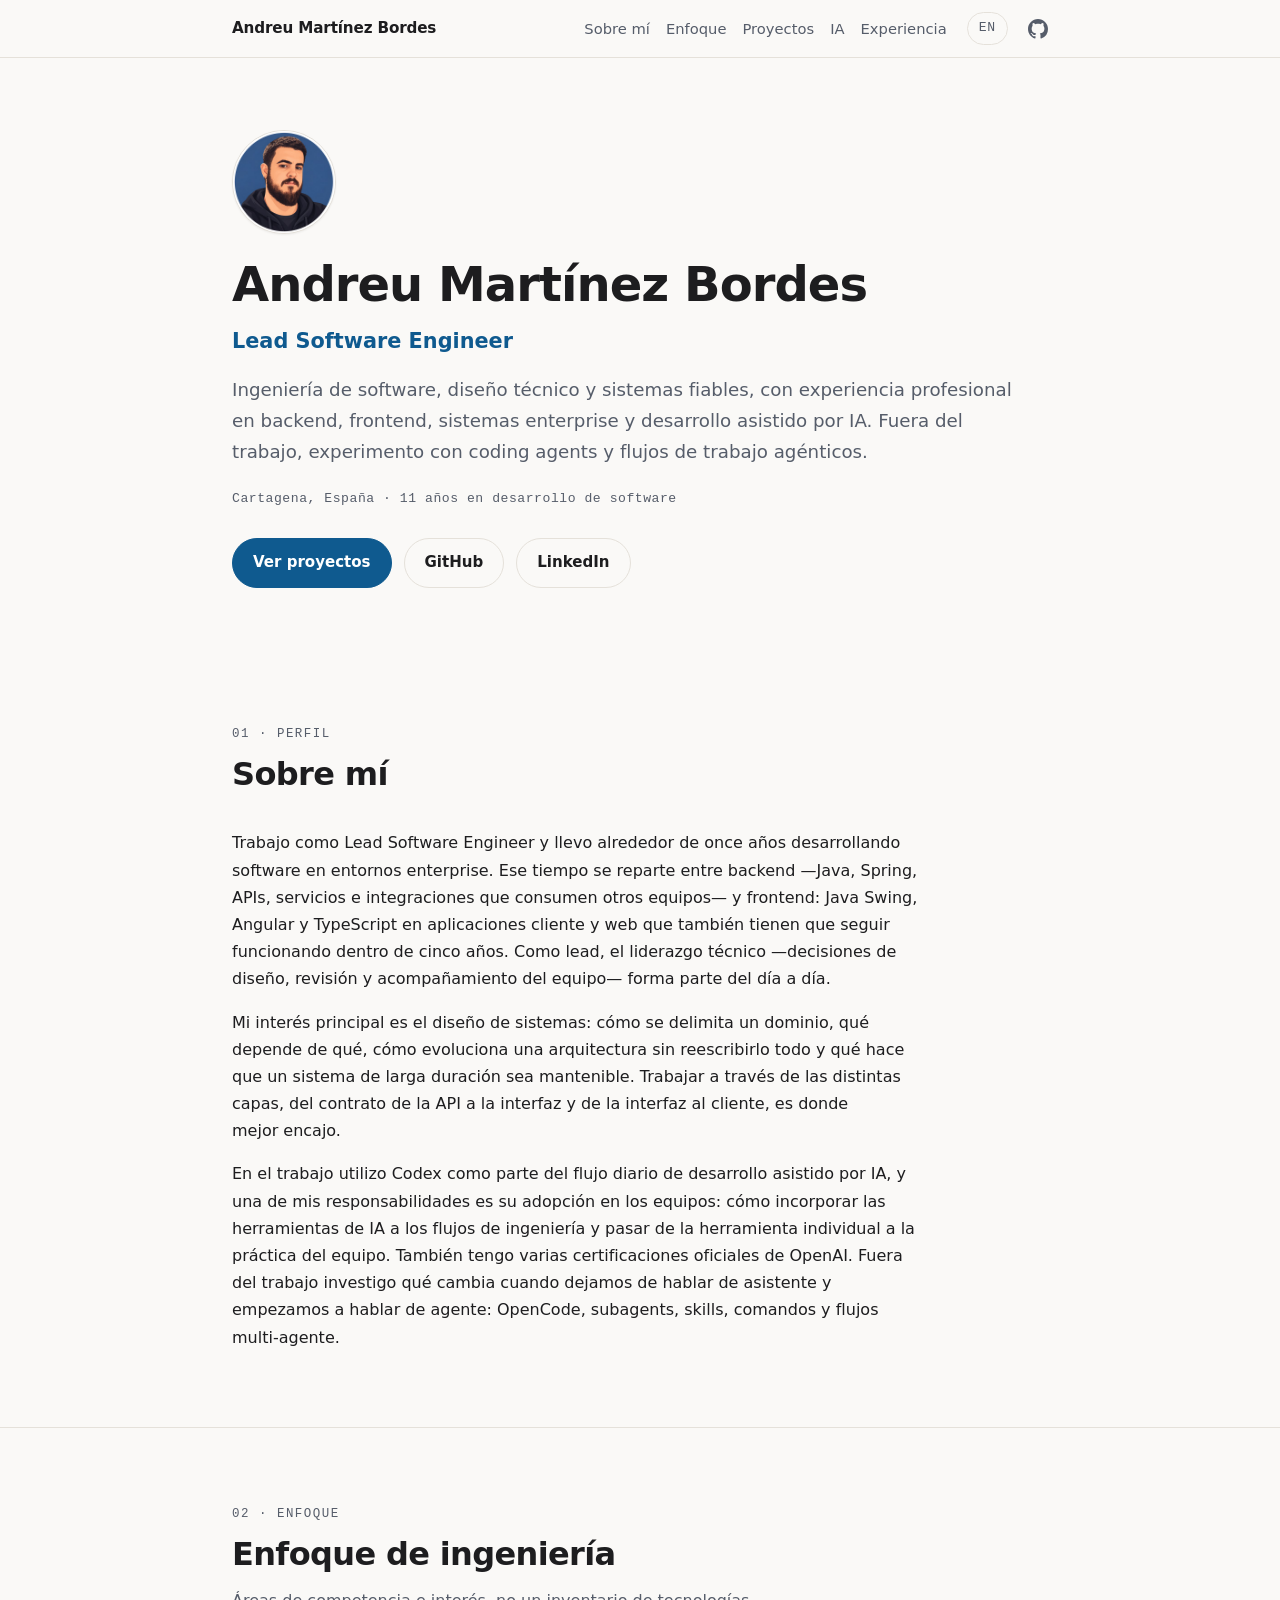
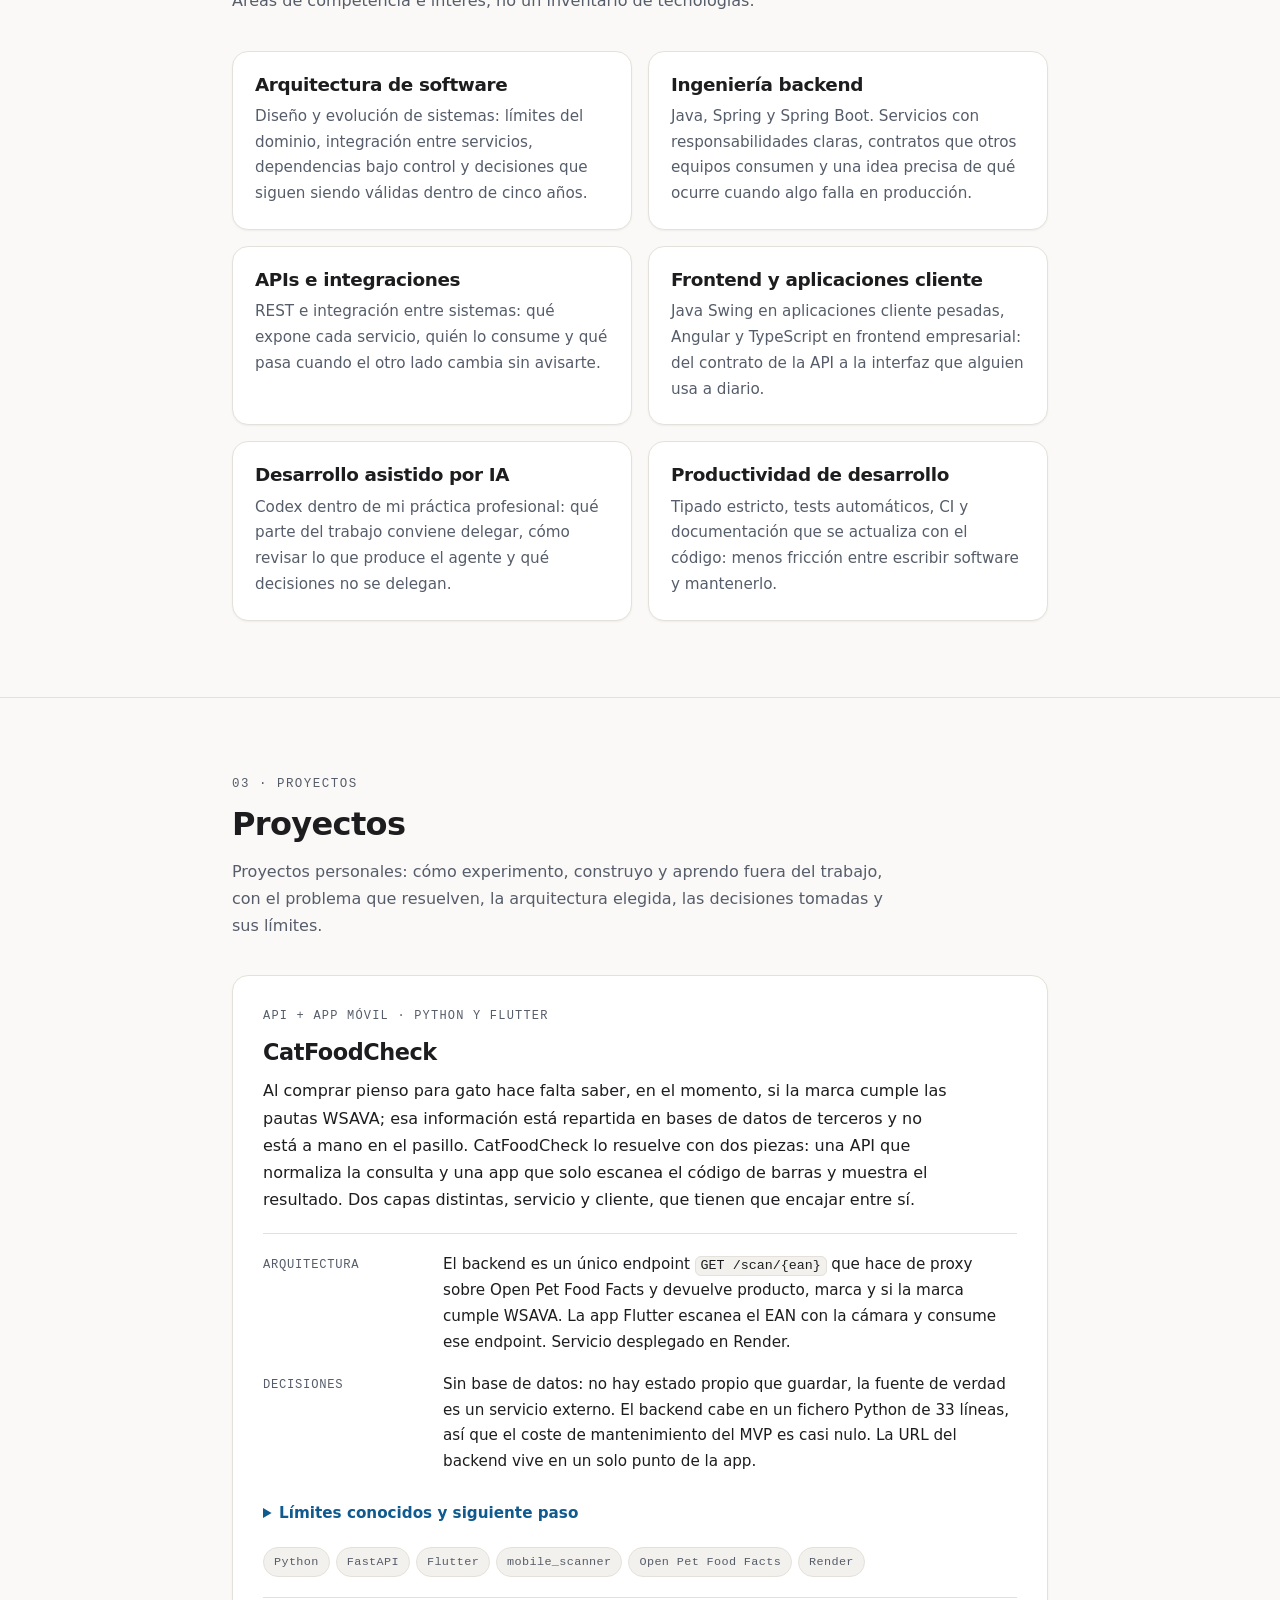
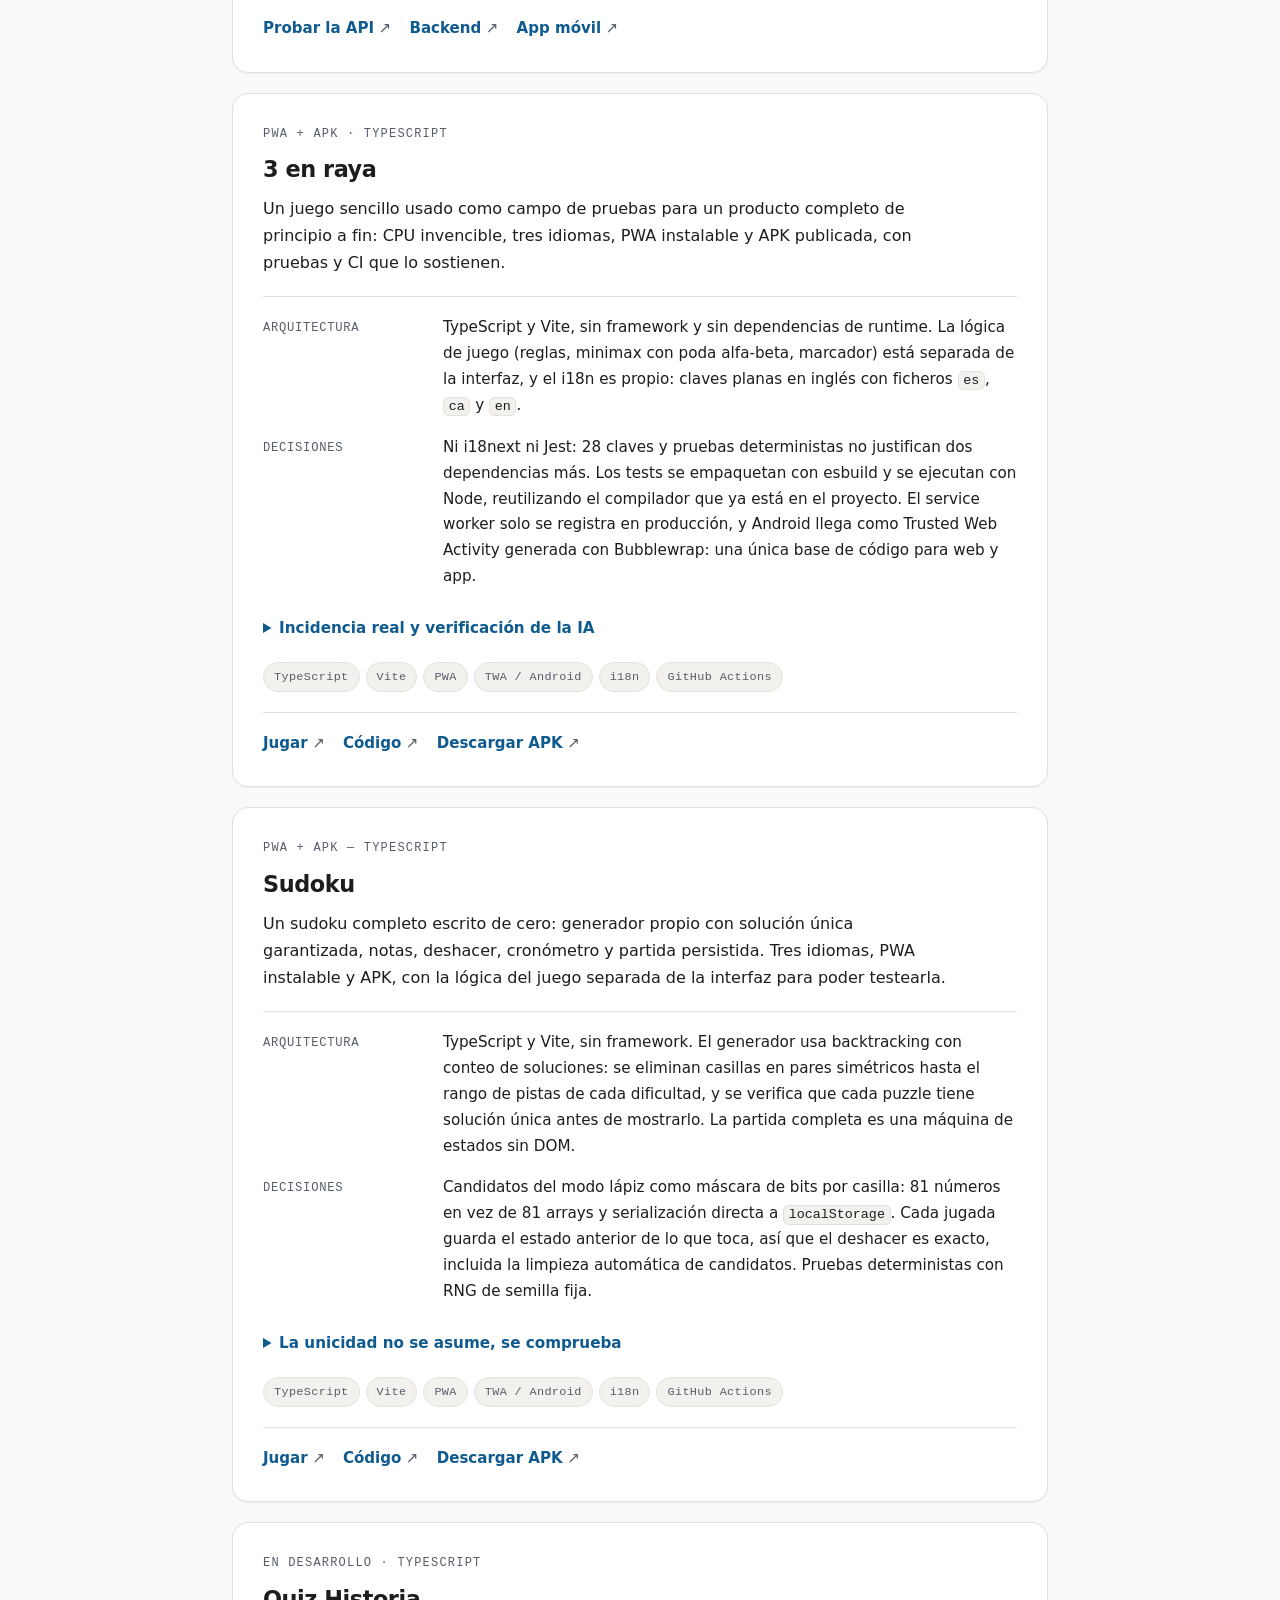
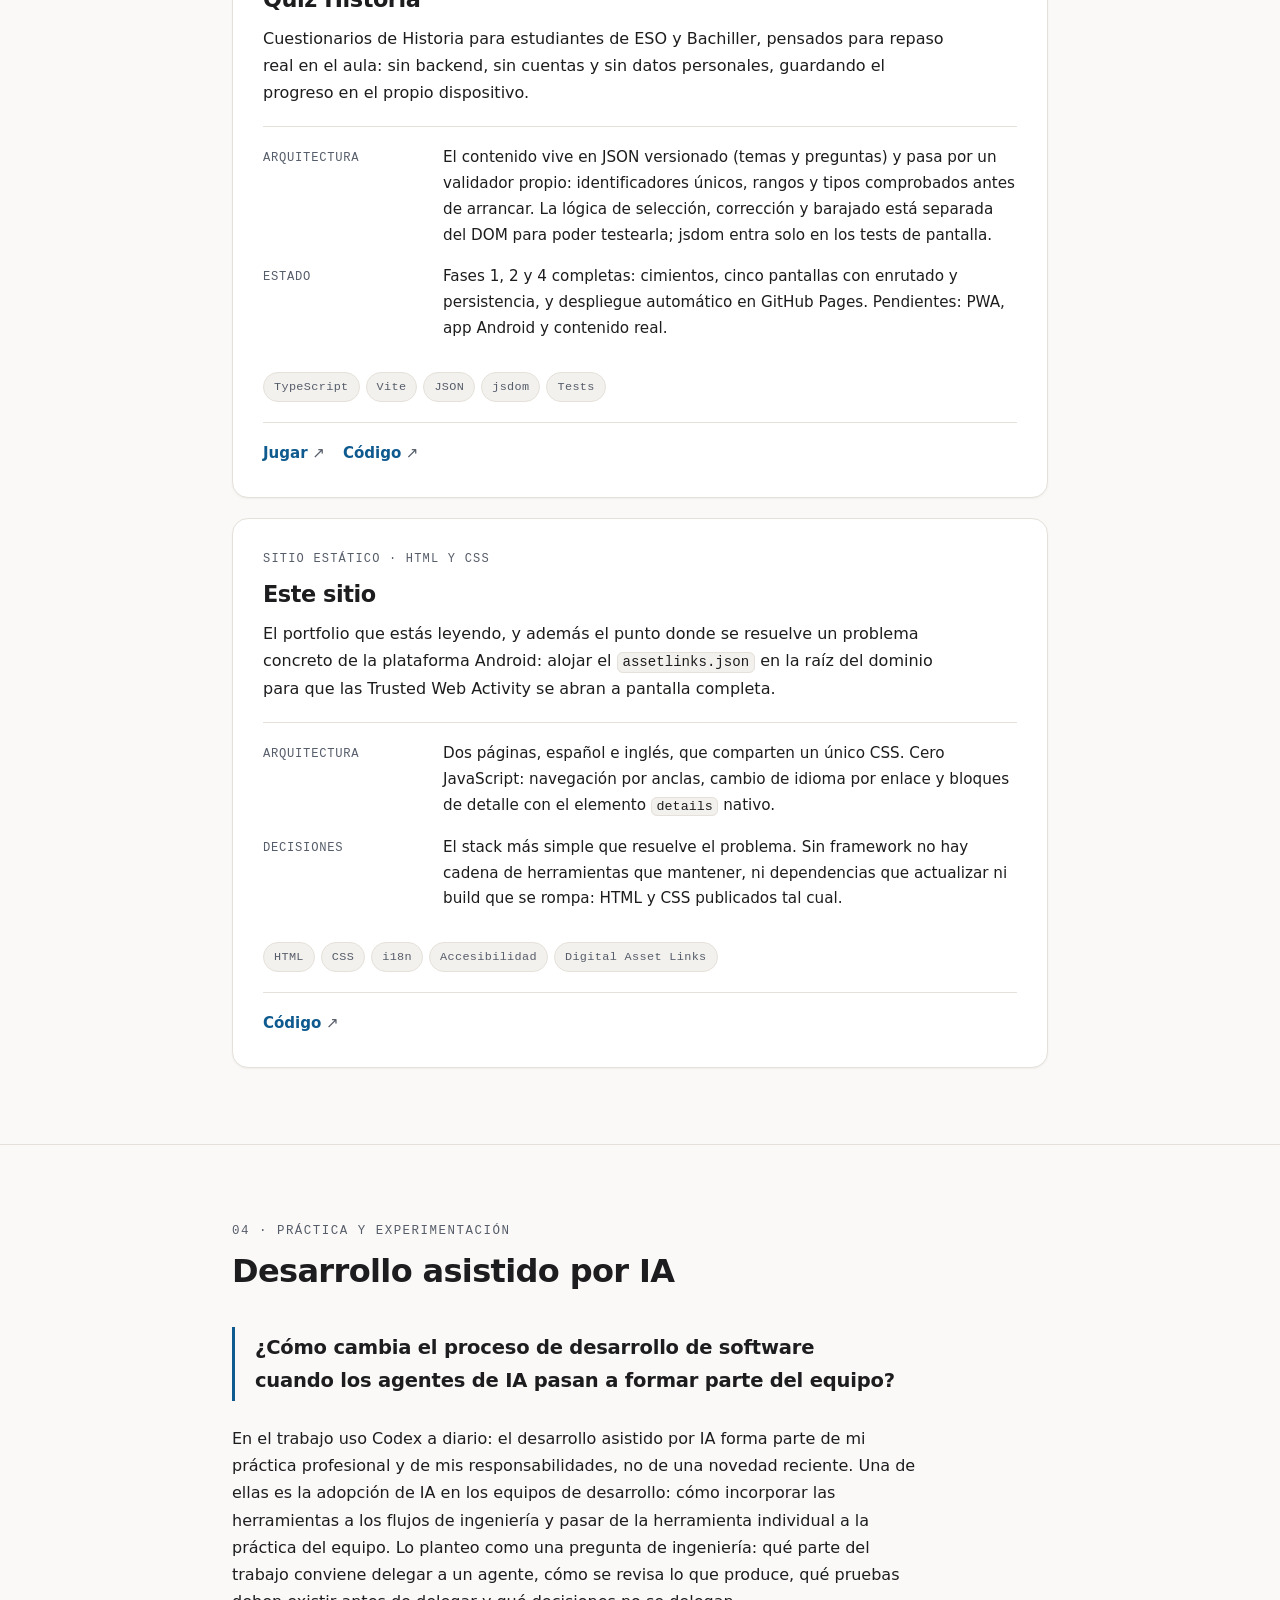
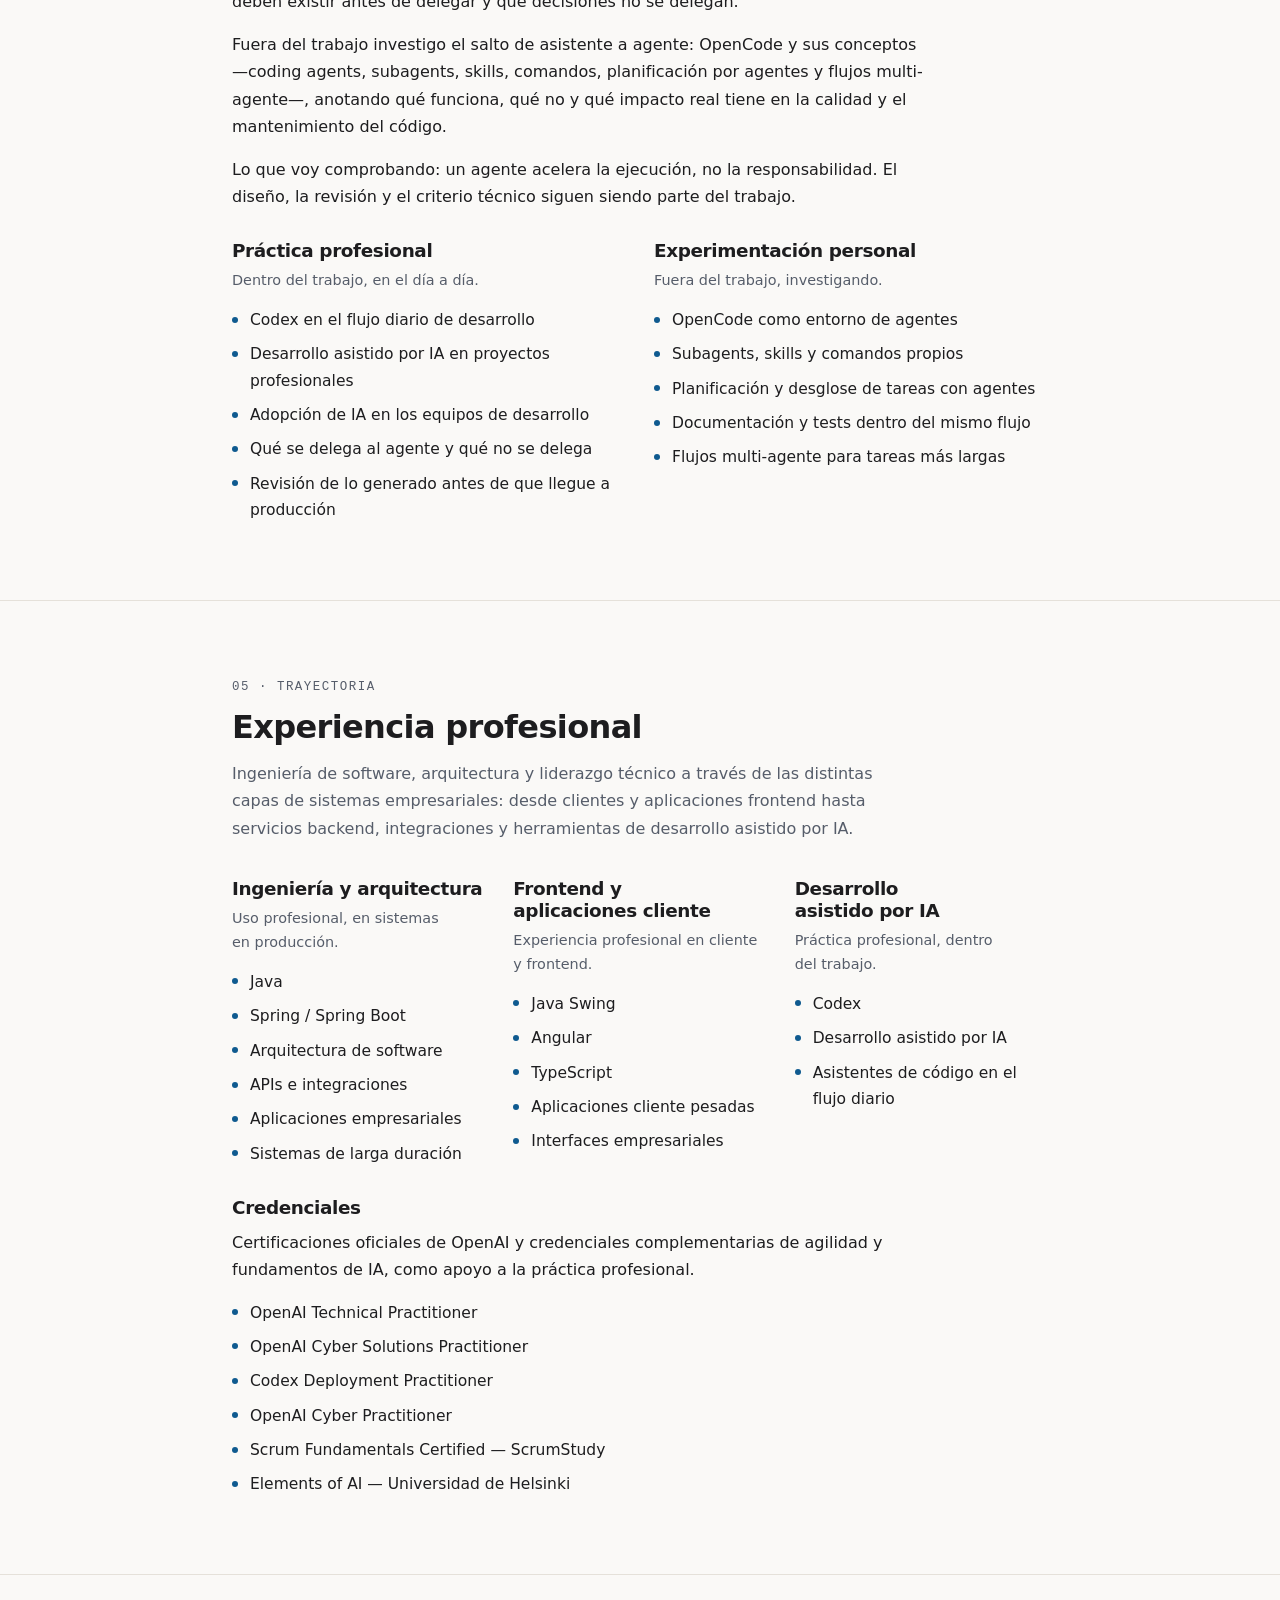
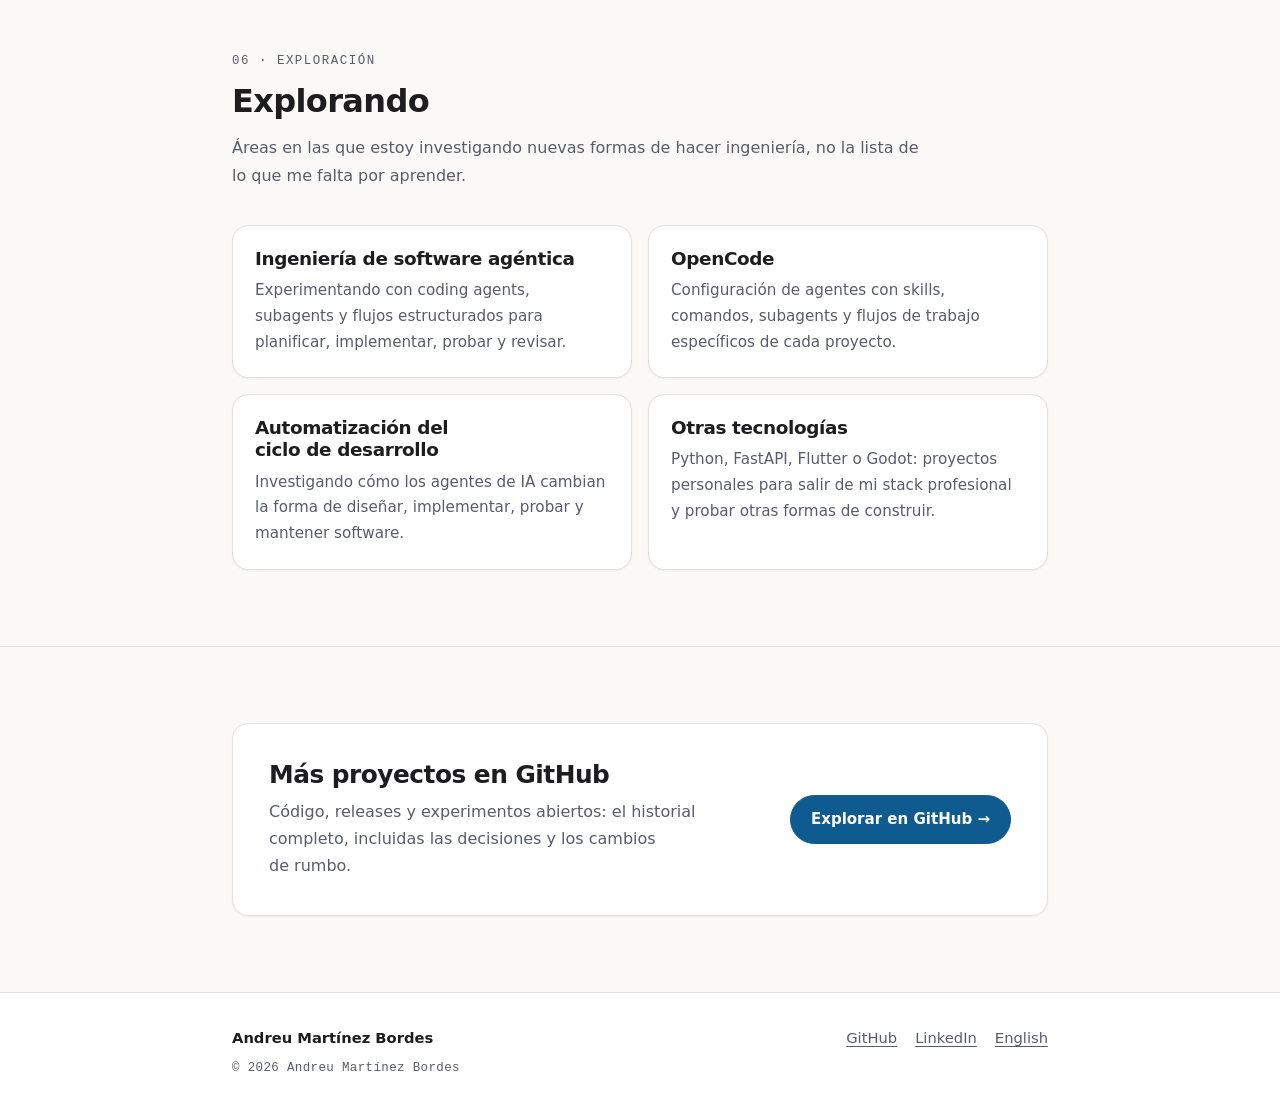
<file: index.html>
<!DOCTYPE html>
<html lang="es">
<head>
  <meta charset="utf-8">
  <meta name="viewport" content="width=device-width, initial-scale=1">

  <title>Andreu Martínez Bordes — Lead Software Engineer</title>
  <meta name="description" content="Lead Software Engineer con 11 años en software enterprise: backend (Java, Spring), frontend (Angular, TypeScript), arquitectura de software y desarrollo asistido por IA con Codex.">
  <meta name="author" content="Andreu Martínez Bordes">
  <meta name="theme-color" content="#faf9f7" media="(prefers-color-scheme: light)">
  <meta name="theme-color" content="#000000" media="(prefers-color-scheme: dark)">

  <!-- Idiomas: la raíz es español, la versión en inglés vive en /en.html -->
  <link rel="canonical" href="https://andreu-marbor.github.io/">
  <link rel="alternate" hreflang="es" href="https://andreu-marbor.github.io/">
  <link rel="alternate" hreflang="en" href="https://andreu-marbor.github.io/en.html">
  <link rel="alternate" hreflang="x-default" href="https://andreu-marbor.github.io/">

  <!-- Iconos del dominio (generados a partir del avatar) -->
  <link rel="icon" href="favicon.ico" sizes="any">
  <link rel="icon" href="images/favicon.png" type="image/png" sizes="64x64">
  <link rel="apple-touch-icon" href="images/apple-touch-icon.png">

  <!-- Open Graph / Twitter -->
  <meta property="og:type" content="website">
  <meta property="og:site_name" content="Andreu Martínez Bordes">
  <meta property="og:title" content="Andreu Martínez Bordes — Lead Software Engineer">
  <meta property="og:description" content="Ingeniería backend y frontend, arquitectura de software, sistemas enterprise y desarrollo asistido por IA con Codex. 11 años como Lead Software Engineer.">
  <meta property="og:url" content="https://andreu-marbor.github.io/">
  <meta property="og:image" content="https://andreu-marbor.github.io/images/avatar.jpg">
  <meta property="og:image:width" content="448">
  <meta property="og:image:height" content="448">
  <meta property="og:image:alt" content="Retrato de Andreu Martínez Bordes">
  <meta property="og:locale" content="es_ES">
  <meta property="og:locale:alternate" content="en_US">
  <meta name="twitter:card" content="summary">
  <meta name="twitter:title" content="Andreu Martínez Bordes — Lead Software Engineer">
  <meta name="twitter:description" content="Ingeniería backend y frontend, arquitectura de software, sistemas enterprise y desarrollo asistido por IA con Codex. 11 años como Lead Software Engineer.">
  <meta name="twitter:image" content="https://andreu-marbor.github.io/images/avatar.jpg">
  <meta name="twitter:image:alt" content="Retrato de Andreu Martínez Bordes">

  <link rel="stylesheet" href="styles.css">

  <!--
    Este repositorio además aloja .well-known/assetlinks.json (Digital Asset
    Links) en la raíz del dominio para las apps Android/TWA. Ver README.md.
  -->
  <script type="application/ld+json">
  {
    "@context": "https://schema.org",
    "@type": "Person",
    "name": "Andreu Martínez Bordes",
    "jobTitle": "Lead Software Engineer",
    "url": "https://andreu-marbor.github.io/",
    "image": "https://andreu-marbor.github.io/images/avatar.jpg",
    "address": {
      "@type": "PostalAddress",
      "addressLocality": "Cartagena",
      "addressCountry": "ES"
    },
    "sameAs": [
      "https://github.com/andreu-marbor",
      "https://www.linkedin.com/in/andreu-martinez/"
    ],
    "knowsAbout": [
      "Software architecture",
      "Software engineering",
      "Technical leadership",
      "Backend engineering",
      "Frontend engineering",
      "Java",
      "Spring Boot",
      "Angular",
      "TypeScript",
      "Java Swing",
      "REST APIs",
      "Enterprise applications",
      "AI-assisted software development",
      "Codex",
      "Coding agents",
      "OpenCode"
    ]
  }
  </script>
</head>
<body>
  <a class="saltar-al-contenido" href="#contenido">Saltar al contenido</a>

  <header class="barra">
    <div class="contenedor barra-interno">
      <a class="marca" href="./">Andreu Martínez Bordes</a>

      <nav class="nav-principal" aria-label="Navegación principal">
        <a href="#sobre">Sobre mí</a>
        <a href="#enfoque">Enfoque</a>
        <a href="#proyectos">Proyectos</a>
        <a href="#ia">IA</a>
        <a href="#trayectoria">Experiencia</a>
      </nav>

      <nav class="nav-idioma" aria-label="Idioma">
        <a href="en.html" hreflang="en" lang="en"><span class="visualmente-oculto">Ver la página en </span>EN</a>
      </nav>

      <a class="nav-icono" href="https://github.com/andreu-marbor" aria-label="Perfil de GitHub de Andreu Martínez Bordes">
        <svg viewBox="0 0 16 16" aria-hidden="true" focusable="false">
          <path d="M8 0C3.58 0 0 3.58 0 8c0 3.54 2.29 6.53 5.47 7.59.4.07.55-.17.55-.38 0-.19-.01-.82-.01-1.49-2.01.37-2.53-.49-2.69-.94-.09-.23-.48-.94-.82-1.13-.28-.15-.68-.52-.01-.53.63-.01 1.08.58 1.23.82.72 1.21 1.87.87 2.33.66.07-.52.28-.87.51-1.07-1.78-.2-3.64-.89-3.64-3.95 0-.87.31-1.59.82-2.15-.08-.2-.36-1.02.08-2.12 0 0 .67-.21 2.2.82.64-.18 1.32-.27 2-.27.68 0 1.36.09 2 .27 1.53-1.04 2.2-.82 2.2-.82.44 1.1.16 1.92.08 2.12.51.56.82 1.27.82 2.15 0 3.07-1.87 3.75-3.65 3.95.29.25.54.73.54 1.48 0 1.07-.01 1.93-.01 2.2 0 .21.15.46.55.38A8.012 8.012 0 0 0 16 8c0-4.42-3.58-8-8-8z"/>
        </svg>
      </a>
    </div>
  </header>

  <main id="contenido">

    <!-- Hero -->
    <section class="hero contenedor" aria-labelledby="nombre">
      <img class="avatar" src="images/avatar.jpg" alt="Retrato de Andreu Martínez Bordes"
           width="448" height="448" fetchpriority="high" decoding="async">
      <h1 id="nombre">Andreu Martínez Bordes</h1>
      <p class="rol">Lead Software Engineer</p>
      <p class="lead">
        Ingeniería de software, diseño técnico y sistemas fiables, con
        experiencia profesional en backend, frontend, sistemas enterprise y
        desarrollo asistido por IA. Fuera del trabajo, experimento con coding
        agents y flujos de trabajo agénticos.
      </p>
      <p class="meta-hero">Cartagena, España · 11 años en desarrollo de software</p>

      <div class="acciones">
        <a class="boton primario" href="#proyectos">Ver proyectos</a>
        <a class="boton secundario" href="https://github.com/andreu-marbor">GitHub</a>
        <a class="boton secundario" href="https://www.linkedin.com/in/andreu-martinez/">LinkedIn</a>
      </div>
    </section>

    <!-- 01 · Perfil -->
    <section class="seccion" id="sobre" aria-labelledby="sobre-titulo">
      <div class="contenedor">
        <div class="cabecera-seccion">
          <p class="antetitulo">01 · Perfil</p>
          <h2 id="sobre-titulo">Sobre mí</h2>
        </div>

        <div class="prosa">
          <p>
            Trabajo como Lead Software Engineer y llevo alrededor de once años
            desarrollando software en entornos enterprise. Ese tiempo se reparte
            entre backend —Java, Spring, APIs, servicios e integraciones que
            consumen otros equipos— y frontend: Java Swing, Angular y
            TypeScript en aplicaciones cliente y web que también tienen que
            seguir funcionando dentro de cinco años. Como lead, el liderazgo
            técnico —decisiones de diseño, revisión y acompañamiento del
            equipo— forma parte del día a día.
          </p>
          <p>
            Mi interés principal es el diseño de sistemas: cómo se delimita un
            dominio, qué depende de qué, cómo evoluciona una arquitectura sin
            reescribirlo todo y qué hace que un sistema de larga duración sea
            mantenible. Trabajar a través de las distintas capas, del contrato
            de la API a la interfaz y de la interfaz al cliente, es donde mejor
            encajo.
          </p>
          <p>
            En el trabajo utilizo Codex como parte del flujo diario de
            desarrollo asistido por IA, y una de mis responsabilidades es su
            adopción en los equipos: cómo incorporar las herramientas de IA a
            los flujos de ingeniería y pasar de la herramienta individual a la
            práctica del equipo. También tengo varias certificaciones
            oficiales de OpenAI. Fuera del trabajo investigo qué cambia cuando
            dejamos de hablar de asistente y empezamos a hablar de agente:
            OpenCode, subagents, skills, comandos y flujos multi-agente.
          </p>
        </div>
      </div>
    </section>

    <!-- 02 · Enfoque -->
    <section class="seccion" id="enfoque" aria-labelledby="enfoque-titulo">
      <div class="contenedor">
        <div class="cabecera-seccion">
          <p class="antetitulo">02 · Enfoque</p>
          <h2 id="enfoque-titulo">Enfoque de ingeniería</h2>
          <p class="introduccion">
            Áreas de competencia e interés, no un inventario de tecnologías.
          </p>
        </div>

        <div class="rejilla">
          <article class="tarjeta">
            <h3>Arquitectura de software</h3>
            <p>
              Diseño y evolución de sistemas: límites del dominio, integración
              entre servicios, dependencias bajo control y decisiones que
              siguen siendo válidas dentro de cinco años.
            </p>
          </article>

          <article class="tarjeta">
            <h3>Ingeniería backend</h3>
            <p>
              Java, Spring y Spring Boot. Servicios con responsabilidades
              claras, contratos que otros equipos consumen y una idea precisa
              de qué ocurre cuando algo falla en producción.
            </p>
          </article>

          <article class="tarjeta">
            <h3>APIs e integraciones</h3>
            <p>
              REST e integración entre sistemas: qué expone cada servicio,
              quién lo consume y qué pasa cuando el otro lado cambia sin
              avisarte.
            </p>
          </article>

          <article class="tarjeta">
            <h3>Frontend y aplicaciones cliente</h3>
            <p>
              Java Swing en aplicaciones cliente pesadas, Angular y TypeScript
              en frontend empresarial: del contrato de la API a la interfaz que
              alguien usa a diario.
            </p>
          </article>

          <article class="tarjeta">
            <h3>Desarrollo asistido por IA</h3>
            <p>
              Codex dentro de mi práctica profesional: qué parte del trabajo
              conviene delegar, cómo revisar lo que produce el agente y qué
              decisiones no se delegan.
            </p>
          </article>

          <article class="tarjeta">
            <h3>Productividad de desarrollo</h3>
            <p>
              Tipado estricto, tests automáticos, CI y documentación que se
              actualiza con el código: menos fricción entre escribir software y
              mantenerlo.
            </p>
          </article>
        </div>
      </div>
    </section>

    <!-- 03 · Proyectos -->
    <section class="seccion" id="proyectos" aria-labelledby="proyectos-titulo">
      <div class="contenedor">
        <div class="cabecera-seccion">
          <p class="antetitulo">03 · Proyectos</p>
          <h2 id="proyectos-titulo">Proyectos</h2>
          <p class="introduccion">
            Proyectos personales: cómo experimento, construyo y aprendo fuera
            del trabajo, con el problema que resuelven, la arquitectura elegida,
            las decisiones tomadas y sus límites.
          </p>
        </div>

        <div class="lista-proyectos">

          <!-- CatFoodCheck -->
          <article class="proyecto" id="catfoodcheck">
            <p class="proyecto-etiqueta">API + app móvil · Python y Flutter</p>
            <h3>CatFoodCheck</h3>
            <p class="proyecto-resumen">
              Al comprar pienso para gato hace falta saber, en el momento, si la
              marca cumple las pautas WSAVA; esa información está repartida en
              bases de datos de terceros y no está a mano en el pasillo.
              CatFoodCheck lo resuelve con dos piezas: una API que normaliza la
              consulta y una app que solo escanea el código de barras y muestra
              el resultado. Dos capas distintas, servicio y cliente, que tienen
              que encajar entre sí.
            </p>

            <dl class="proyecto-notas">
              <dt>Arquitectura</dt>
              <dd>
                El backend es un único endpoint <code>GET /scan/{ean}</code> que
                hace de proxy sobre Open Pet Food Facts y devuelve producto,
                marca y si la marca cumple WSAVA. La app Flutter escanea el EAN
                con la cámara y consume ese endpoint. Servicio desplegado en
                Render.
              </dd>

              <dt>Decisiones</dt>
              <dd>
                Sin base de datos: no hay estado propio que guardar, la fuente
                de verdad es un servicio externo. El backend cabe en un fichero
                Python de 33 líneas, así que el coste de mantenimiento del MVP
                es casi nulo. La URL del backend vive en un solo punto de la
                app.
              </dd>

            </dl>

            <details class="nota-extra">
              <summary>Límites conocidos y siguiente paso</summary>
              <p>
                Sin tests, la lista de marcas WSAVA es una constante en el
                código y la comparación es por subcadena. Antes de que crezca,
                lo siguiente es testear esa lógica y sacar la lista a
                configuración.
              </p>
            </details>

            <ul class="etiquetas">
              <li>Python</li>
              <li>FastAPI</li>
              <li>Flutter</li>
              <li>mobile_scanner</li>
              <li>Open Pet Food Facts</li>
              <li>Render</li>
            </ul>

            <p class="enlaces-proyecto">
              <a href="https://catfoodcheck.onrender.com/docs">Probar la API</a>
              <a href="https://github.com/andreu-marbor/catfoodcheck">Backend</a>
              <a href="https://github.com/andreu-marbor/catfoodcheck-app">App móvil</a>
            </p>
          </article>

          <!-- 3 en raya -->
          <article class="proyecto" id="tres-en-raya">
            <p class="proyecto-etiqueta">PWA + APK · TypeScript</p>
            <h3>3 en raya</h3>
            <p class="proyecto-resumen">
              Un juego sencillo usado como campo de pruebas para un producto
              completo de principio a fin: CPU invencible, tres idiomas, PWA
              instalable y APK publicada, con pruebas y CI que lo sostienen.
            </p>

            <dl class="proyecto-notas">
              <dt>Arquitectura</dt>
              <dd>
                TypeScript y Vite, sin framework y sin dependencias de runtime.
                La lógica de juego (reglas, minimax con poda alfa-beta,
                marcador) está separada de la interfaz, y el i18n es propio:
                claves planas en inglés con ficheros <code>es</code>,
                <code>ca</code> y <code>en</code>.
              </dd>

              <dt>Decisiones</dt>
              <dd>
                Ni i18next ni Jest: 28 claves y pruebas deterministas no
                justifican dos dependencias más. Los tests se empaquetan con
                esbuild y se ejecutan con Node, reutilizando el compilador que
                ya está en el proyecto. El service worker solo se registra en
                producción, y Android llega como Trusted Web Activity generada
                con Bubblewrap: una única base de código para web y app.
              </dd>

            </dl>

            <details class="nota-extra">
              <summary>Incidencia real y verificación de la IA</summary>
              <p>
                La primera APK se abría con barra de URL: el
                <code>assetlinks.json</code> devolvía 404 en la raíz del
                dominio. La solución fue publicar el Digital Asset Links en la
                raíz del sitio que estás visitando.
              </p>
              <p>
                500 partidas de la CPU contra un jugador aleatorio sin perder
                ninguna, minimax contra minimax siempre empatadas y partidas
                del modo fácil que sí deben perderse a veces. «IA invencible»
                deja de ser una afirmación y pasa a ser un test.
              </p>
            </details>

            <ul class="etiquetas">
              <li>TypeScript</li>
              <li>Vite</li>
              <li>PWA</li>
              <li>TWA / Android</li>
              <li>i18n</li>
              <li>GitHub Actions</li>
            </ul>

            <p class="enlaces-proyecto">
              <a href="https://andreu-marbor.github.io/tres-en-raya/">Jugar</a>
              <a href="https://github.com/andreu-marbor/tres-en-raya">Código</a>
              <a href="https://github.com/andreu-marbor/tres-en-raya/releases/latest">Descargar APK</a>
            </p>
          </article>

          <!-- Sudoku -->
          <article class="proyecto" id="sudoku">
            <p class="proyecto-etiqueta">PWA + APK — TypeScript</p>
            <h3>Sudoku</h3>
            <p class="proyecto-resumen">
              Un sudoku completo escrito de cero: generador propio con
              solución única garantizada, notas, deshacer, cronómetro y
              partida persistida. Tres idiomas, PWA instalable y APK, con la
              lógica del juego separada de la interfaz para poder testearla.
            </p>

            <dl class="proyecto-notas">
              <dt>Arquitectura</dt>
              <dd>
                TypeScript y Vite, sin framework. El generador usa backtracking
                con conteo de soluciones: se eliminan casillas en pares
                simétricos hasta el rango de pistas de cada dificultad, y se
                verifica que cada puzzle tiene solución única antes de
                mostrarlo. La partida completa es una máquina de estados sin
                DOM.
              </dd>

              <dt>Decisiones</dt>
              <dd>
                Candidatos del modo lápiz como máscara de bits por casilla: 81
                números en vez de 81 arrays y serialización directa a
                <code>localStorage</code>. Cada jugada guarda el estado
                anterior de lo que toca, así que el deshacer es exacto,
                incluida la limpieza automática de candidatos. Pruebas
                deterministas con RNG de semilla fija.
              </dd>
            </dl>

            <details class="nota-extra">
              <summary>La unicidad no se asume, se comprueba</summary>
              <p>
                Un sudoku solo es válido si tiene solución única: el solver
                cuenta soluciones con límite 2 y descarta cualquier puzzle que
                no llegue a una. Esa comprobación forma parte del generador y
                de las pruebas, no de la buena suerte.
              </p>
            </details>

            <ul class="etiquetas">
              <li>TypeScript</li>
              <li>Vite</li>
              <li>PWA</li>
              <li>TWA / Android</li>
              <li>i18n</li>
              <li>GitHub Actions</li>
            </ul>

            <p class="enlaces-proyecto">
              <a href="https://andreu-marbor.github.io/sudoku/">Jugar</a>
              <a href="https://github.com/andreu-marbor/sudoku">Código</a>
              <a href="https://github.com/andreu-marbor/sudoku/releases/latest">Descargar APK</a>
            </p>
          </article>

          <!-- Quiz Historia -->
          <article class="proyecto" id="quiz-historia">
            <p class="proyecto-etiqueta">En desarrollo · TypeScript</p>
            <h3>Quiz Historia</h3>
            <p class="proyecto-resumen">
              Cuestionarios de Historia para estudiantes de ESO y Bachiller,
              pensados para repaso real en el aula: sin backend, sin cuentas y
              sin datos personales, guardando el progreso en el propio
              dispositivo.
            </p>

            <dl class="proyecto-notas">
              <dt>Arquitectura</dt>
              <dd>
                El contenido vive en JSON versionado (temas y preguntas) y pasa
                por un validador propio: identificadores únicos, rangos y tipos
                comprobados antes de arrancar. La lógica de selección,
                corrección y barajado está separada del DOM para poder
                testearla; jsdom entra solo en los tests de pantalla.
              </dd>

              <dt>Estado</dt>
              <dd>
                Fases 1, 2 y 4 completas: cimientos, cinco pantallas con
                enrutado y persistencia, y despliegue automático en GitHub
                Pages. Pendientes: PWA, app Android y contenido real.
              </dd>
            </dl>

            <ul class="etiquetas">
              <li>TypeScript</li>
              <li>Vite</li>
              <li>JSON</li>
              <li>jsdom</li>
              <li>Tests</li>
            </ul>

            <p class="enlaces-proyecto">
              <a href="https://andreu-marbor.github.io/quiz-historia/">Jugar</a>
              <a href="https://github.com/andreu-marbor/quiz-historia">Código</a>
            </p>
          </article>

          <!-- Este sitio -->
          <article class="proyecto" id="este-sitio">
            <p class="proyecto-etiqueta">Sitio estático · HTML y CSS</p>
            <h3>Este sitio</h3>
            <p class="proyecto-resumen">
              El portfolio que estás leyendo, y además el punto donde se
              resuelve un problema concreto de la plataforma Android: alojar el
              <code>assetlinks.json</code> en la raíz del dominio para que las
              Trusted Web Activity se abran a pantalla completa.
            </p>

            <dl class="proyecto-notas">
              <dt>Arquitectura</dt>
              <dd>
                Dos páginas, español e inglés, que comparten un único CSS. Cero
                JavaScript: navegación por anclas, cambio de idioma por enlace y
                bloques de detalle con el elemento <code>details</code> nativo.
              </dd>

              <dt>Decisiones</dt>
              <dd>
                El stack más simple que resuelve el problema. Sin framework no
                hay cadena de herramientas que mantener, ni dependencias que
                actualizar ni build que se rompa: HTML y CSS publicados tal
                cual.
              </dd>
            </dl>

            <ul class="etiquetas">
              <li>HTML</li>
              <li>CSS</li>
              <li>i18n</li>
              <li>Accesibilidad</li>
              <li>Digital Asset Links</li>
            </ul>

            <p class="enlaces-proyecto">
              <a href="https://github.com/andreu-marbor/andreu-marbor.github.io">Código</a>
            </p>
          </article>

        </div>
      </div>
    </section>

    <!-- 04 · IA -->
    <section class="seccion" id="ia" aria-labelledby="ia-titulo">
      <div class="contenedor">
        <div class="cabecera-seccion">
          <p class="antetitulo">04 · Práctica y experimentación</p>
          <h2 id="ia-titulo">Desarrollo asistido por IA</h2>
        </div>

        <blockquote class="cita">
          ¿Cómo cambia el proceso de desarrollo de software cuando los agentes
          de IA pasan a formar parte del equipo?
        </blockquote>

        <div class="prosa">
          <p>
            En el trabajo uso Codex a diario: el desarrollo asistido por IA
            forma parte de mi práctica profesional y de mis responsabilidades,
            no de una novedad reciente. Una de ellas es la adopción de IA en
            los equipos de desarrollo: cómo incorporar las herramientas a los
            flujos de ingeniería y pasar de la herramienta individual a la
            práctica del equipo. Lo planteo como una pregunta de ingeniería:
            qué parte del trabajo conviene delegar a un agente, cómo se revisa
            lo que produce, qué pruebas deben existir antes de delegar y qué
            decisiones no se delegan.
          </p>
          <p>
            Fuera del trabajo investigo el salto de asistente a agente:
            OpenCode y sus conceptos —coding agents, subagents, skills,
            comandos, planificación por agentes y flujos multi-agente—,
            anotando qué funciona, qué no y qué impacto real tiene en la calidad
            y el mantenimiento del código.
          </p>
          <p>
            Lo que voy comprobando: un agente acelera la ejecución, no la
            responsabilidad. El diseño, la revisión y el criterio técnico siguen
            siendo parte del trabajo.
          </p>
        </div>

        <div class="columnas">
          <div class="columna">
            <h3>Práctica profesional</h3>
            <p class="nota">Dentro del trabajo, en el día a día.</p>
            <ul class="lista-marcas">
              <li>Codex en el flujo diario de desarrollo</li>
              <li>Desarrollo asistido por IA en proyectos profesionales</li>
              <li>Adopción de IA en los equipos de desarrollo</li>
              <li>Qué se delega al agente y qué no se delega</li>
              <li>Revisión de lo generado antes de que llegue a producción</li>
            </ul>
          </div>

          <div class="columna">
            <h3>Experimentación personal</h3>
            <p class="nota">Fuera del trabajo, investigando.</p>
            <ul class="lista-marcas">
              <li>OpenCode como entorno de agentes</li>
              <li>Subagents, skills y comandos propios</li>
              <li>Planificación y desglose de tareas con agentes</li>
              <li>Documentación y tests dentro del mismo flujo</li>
              <li>Flujos multi-agente para tareas más largas</li>
            </ul>
          </div>
        </div>
      </div>
    </section>

    <!-- 05 · Trayectoria -->
    <section class="seccion" id="trayectoria" aria-labelledby="trayectoria-titulo">
      <div class="contenedor">
        <div class="cabecera-seccion">
          <p class="antetitulo">05 · Trayectoria</p>
          <h2 id="trayectoria-titulo">Experiencia profesional</h2>
          <p class="introduccion">
            Ingeniería de software, arquitectura y liderazgo técnico a través
            de las distintas capas de sistemas empresariales: desde clientes y
            aplicaciones frontend hasta servicios backend, integraciones y
            herramientas de desarrollo asistido por IA.
          </p>
        </div>

        <div class="columnas">
          <div class="columna">
            <h3>Ingeniería y arquitectura</h3>
            <p class="nota">Uso profesional, en sistemas en producción.</p>
            <ul class="lista-marcas">
              <li>Java</li>
              <li>Spring / Spring Boot</li>
              <li>Arquitectura de software</li>
              <li>APIs e integraciones</li>
              <li>Aplicaciones empresariales</li>
              <li>Sistemas de larga duración</li>
            </ul>
          </div>

          <div class="columna">
            <h3>Frontend y aplicaciones cliente</h3>
            <p class="nota">
              Experiencia profesional en cliente y frontend.
            </p>
            <ul class="lista-marcas">
              <li>Java Swing</li>
              <li>Angular</li>
              <li>TypeScript</li>
              <li>Aplicaciones cliente pesadas</li>
              <li>Interfaces empresariales</li>
            </ul>
          </div>

          <div class="columna">
            <h3>Desarrollo asistido por IA</h3>
            <p class="nota">Práctica profesional, dentro del trabajo.</p>
            <ul class="lista-marcas">
              <li>Codex</li>
              <li>Desarrollo asistido por IA</li>
              <li>Asistentes de código en el flujo diario</li>
            </ul>
          </div>
        </div>

        <div class="bloque">
          <h3>Credenciales</h3>
          <div class="prosa">
            <p>
              Certificaciones oficiales de OpenAI y credenciales
              complementarias de agilidad y fundamentos de IA, como apoyo a la
              práctica profesional.
            </p>
            <ul class="lista-marcas">
              <li>OpenAI Technical Practitioner</li>
              <li>OpenAI Cyber Solutions Practitioner</li>
              <li>Codex Deployment Practitioner</li>
              <li>OpenAI Cyber Practitioner</li>
              <li>Scrum Fundamentals Certified — ScrumStudy</li>
              <li>Elements of AI — Universidad de Helsinki</li>
            </ul>
          </div>
        </div>
      </div>
    </section>

    <!-- 06 · Exploración -->
    <section class="seccion" id="exploracion" aria-labelledby="exploracion-titulo">
      <div class="contenedor">
        <div class="cabecera-seccion">
          <p class="antetitulo">06 · Exploración</p>
          <h2 id="exploracion-titulo">Explorando</h2>
          <p class="introduccion">
            Áreas en las que estoy investigando nuevas formas de hacer
            ingeniería, no la lista de lo que me falta por aprender.
          </p>
        </div>

        <div class="rejilla">
          <article class="tarjeta">
            <h3>Ingeniería de software agéntica</h3>
            <p>
              Experimentando con coding agents, subagents y flujos
              estructurados para planificar, implementar, probar y revisar.
            </p>
          </article>

          <article class="tarjeta">
            <h3>OpenCode</h3>
            <p>
              Configuración de agentes con skills, comandos, subagents y flujos
              de trabajo específicos de cada proyecto.
            </p>
          </article>

          <article class="tarjeta">
            <h3>Automatización del ciclo de desarrollo</h3>
            <p>
              Investigando cómo los agentes de IA cambian la forma de diseñar,
              implementar, probar y mantener software.
            </p>
          </article>

          <article class="tarjeta">
            <h3>Otras tecnologías</h3>
            <p>
              Python, FastAPI, Flutter o Godot: proyectos personales para
              salir de mi stack profesional y probar otras formas de construir.
            </p>
          </article>
        </div>
      </div>
    </section>

    <!-- CTA GitHub -->
    <section class="seccion" aria-labelledby="github-titulo">
      <div class="contenedor">
        <div class="cta">
          <div class="bloque-cta">
            <h2 id="github-titulo">Más proyectos en GitHub</h2>
            <p>
              Código, releases y experimentos abiertos: el historial completo,
              incluidas las decisiones y los cambios de rumbo.
            </p>
          </div>
          <a class="boton primario" href="https://github.com/andreu-marbor">
            Explorar en GitHub →
          </a>
        </div>
      </div>
    </section>

  </main>

  <footer class="pie">
    <div class="contenedor pie-interno">
      <p class="pie-nombre">Andreu Martínez Bordes</p>
      <nav aria-label="Enlaces de contacto">
        <a href="https://github.com/andreu-marbor">GitHub</a>
        <a href="https://www.linkedin.com/in/andreu-martinez/">LinkedIn</a>
        <a href="en.html" hreflang="en" lang="en">English</a>
      </nav>
      <p class="pie-copia">© 2026 Andreu Martínez Bordes</p>
    </div>
  </footer>
</body>
</html>
</file>
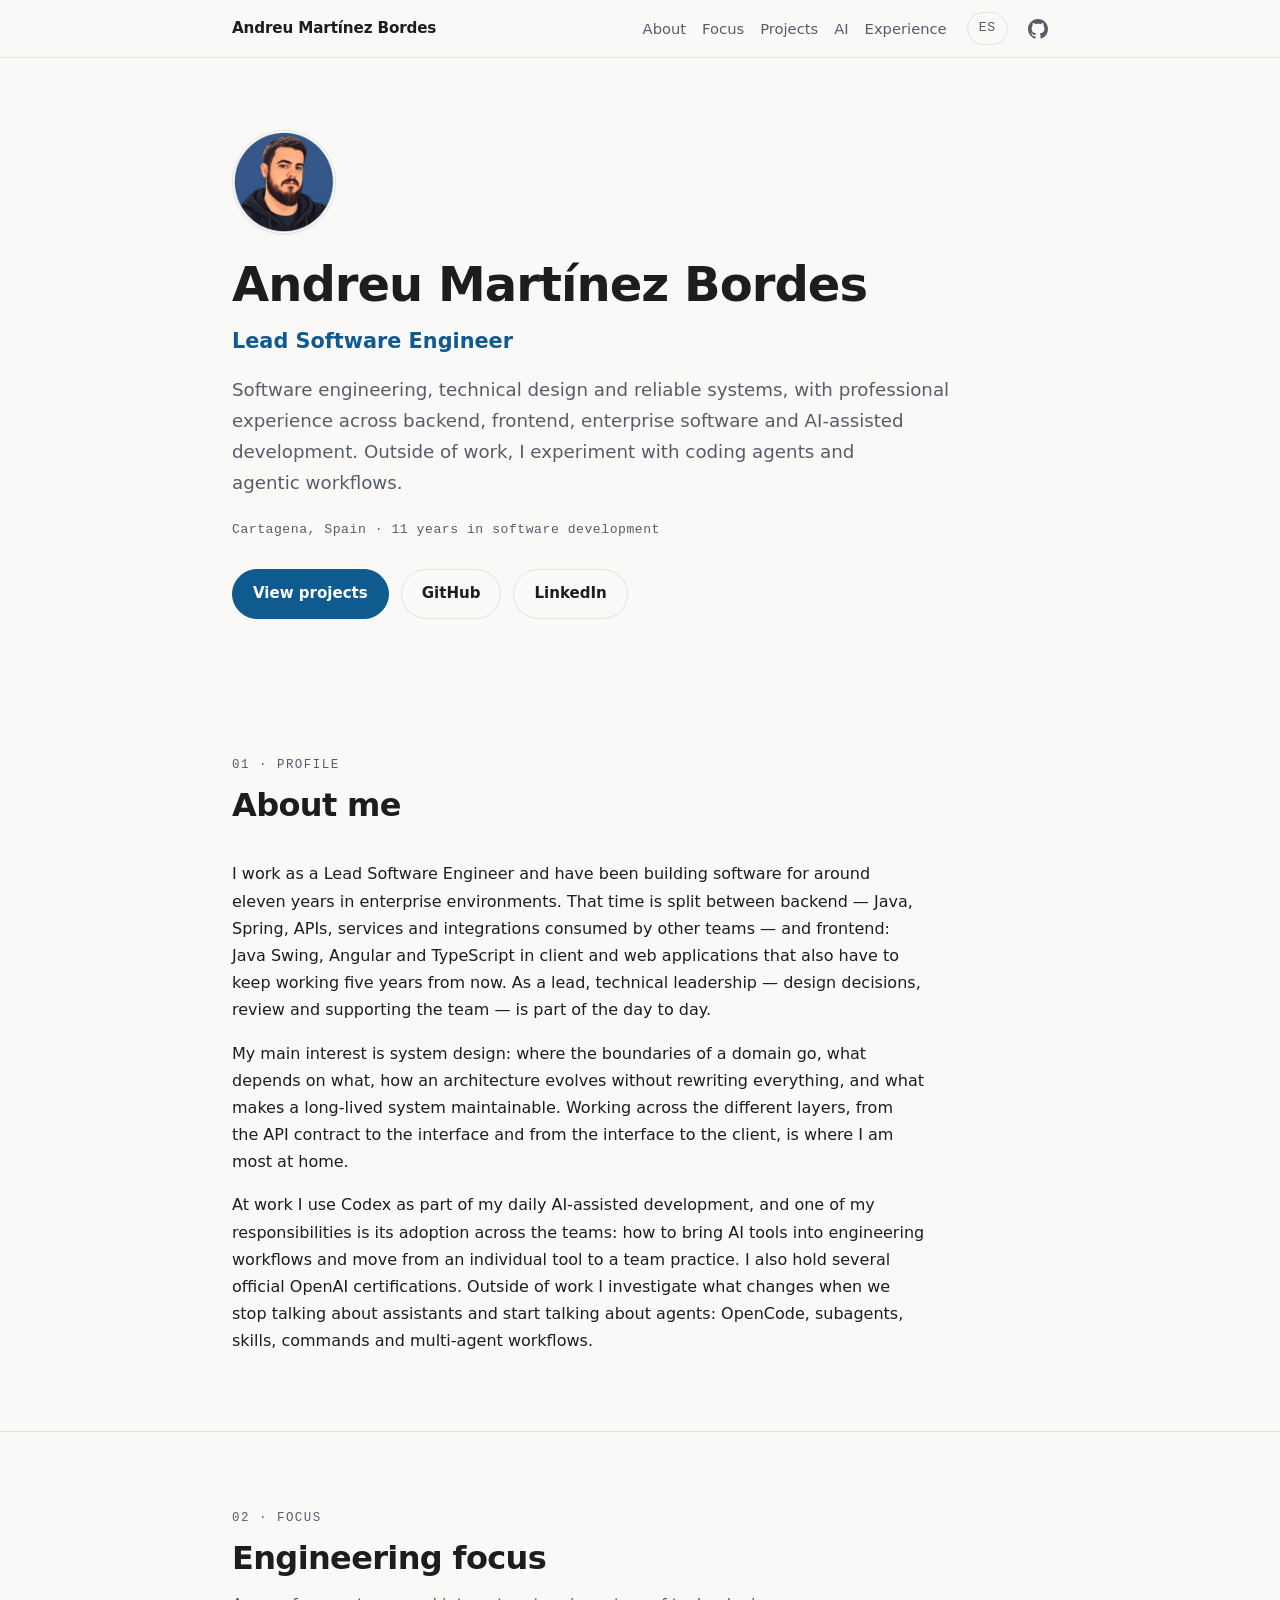
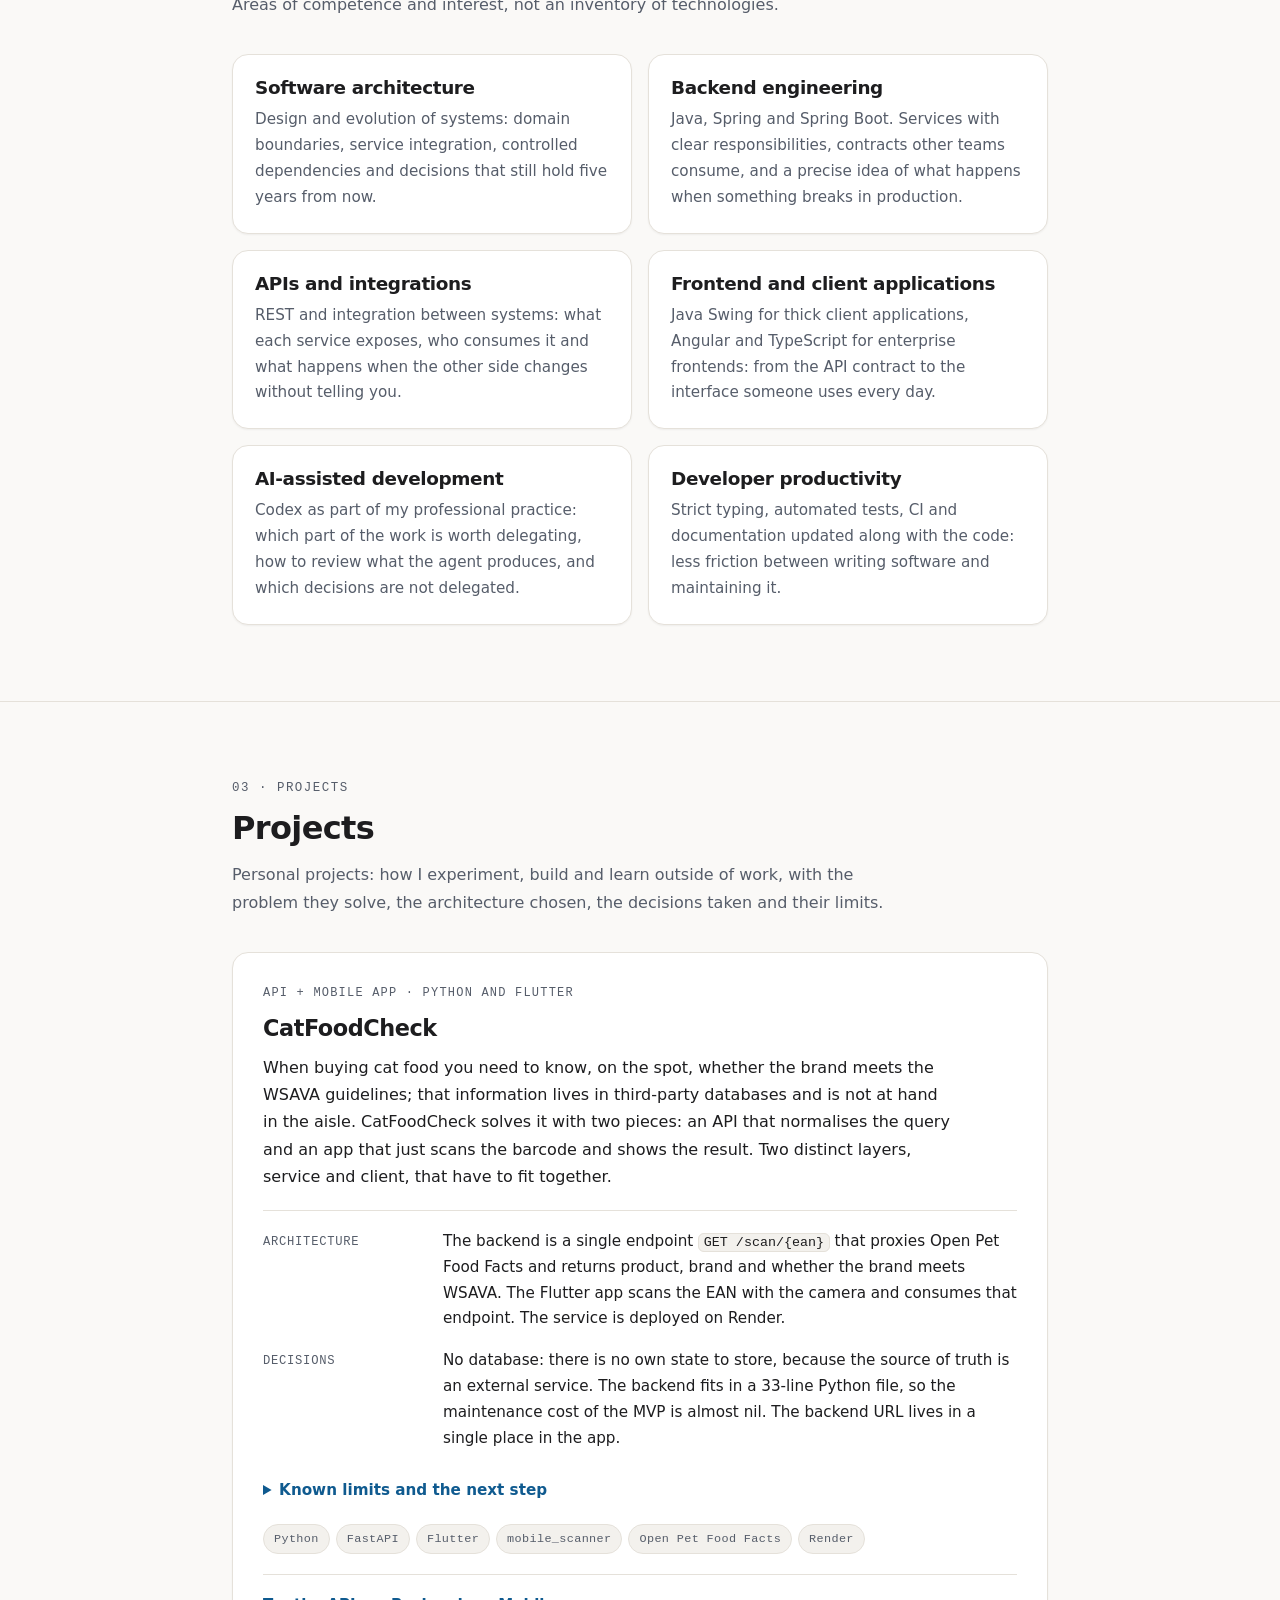
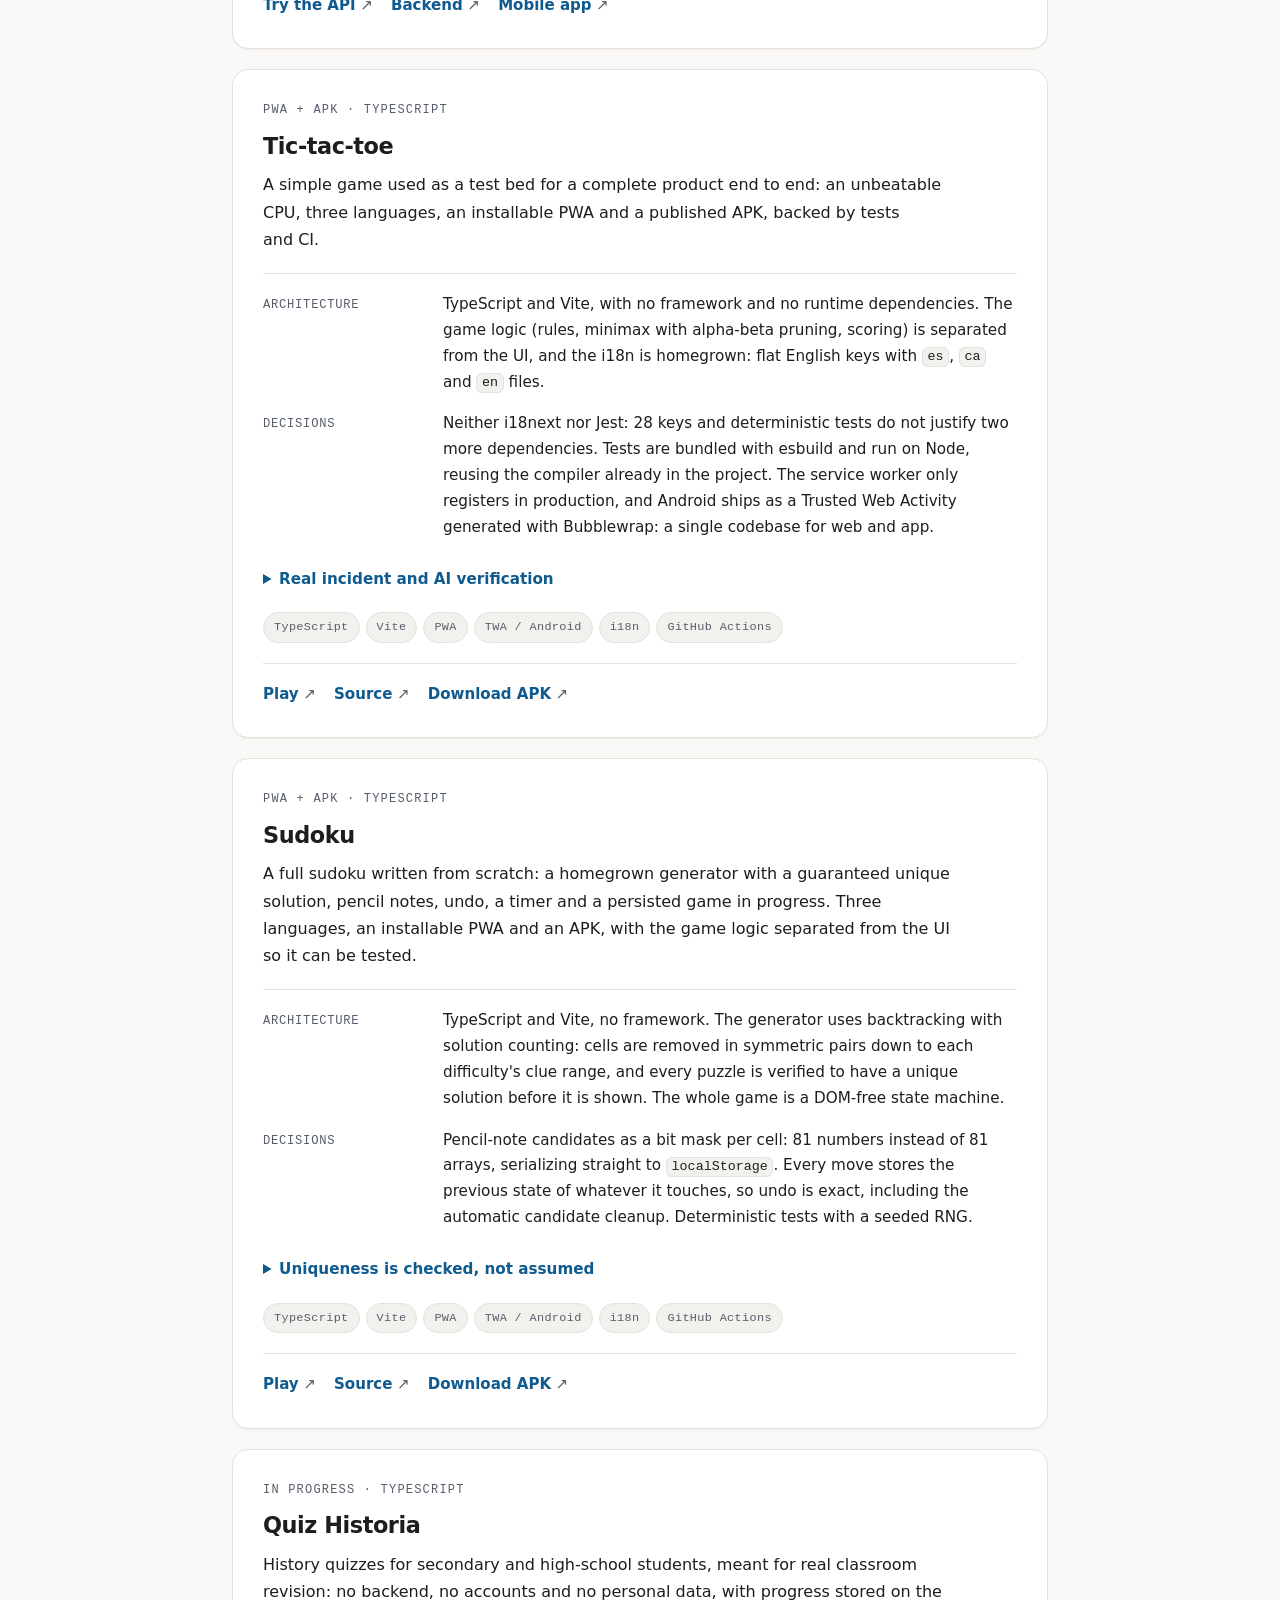
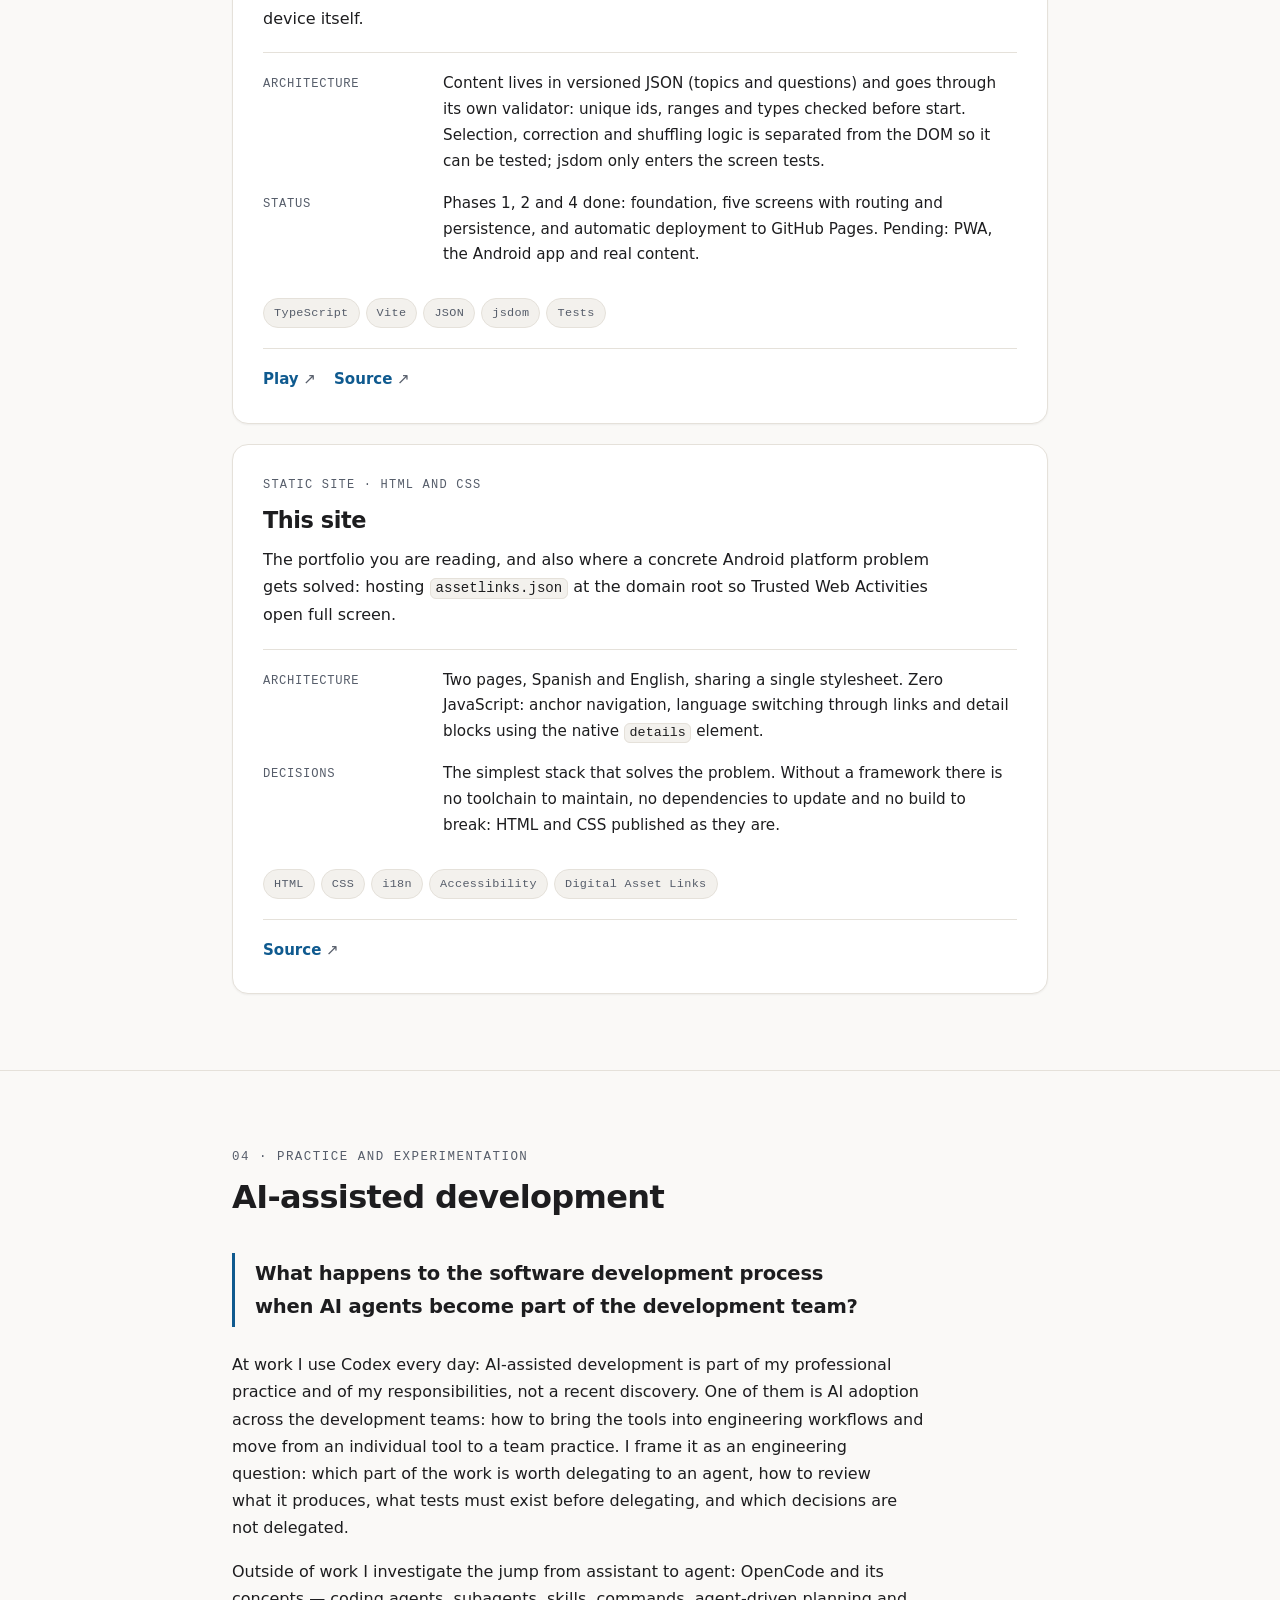
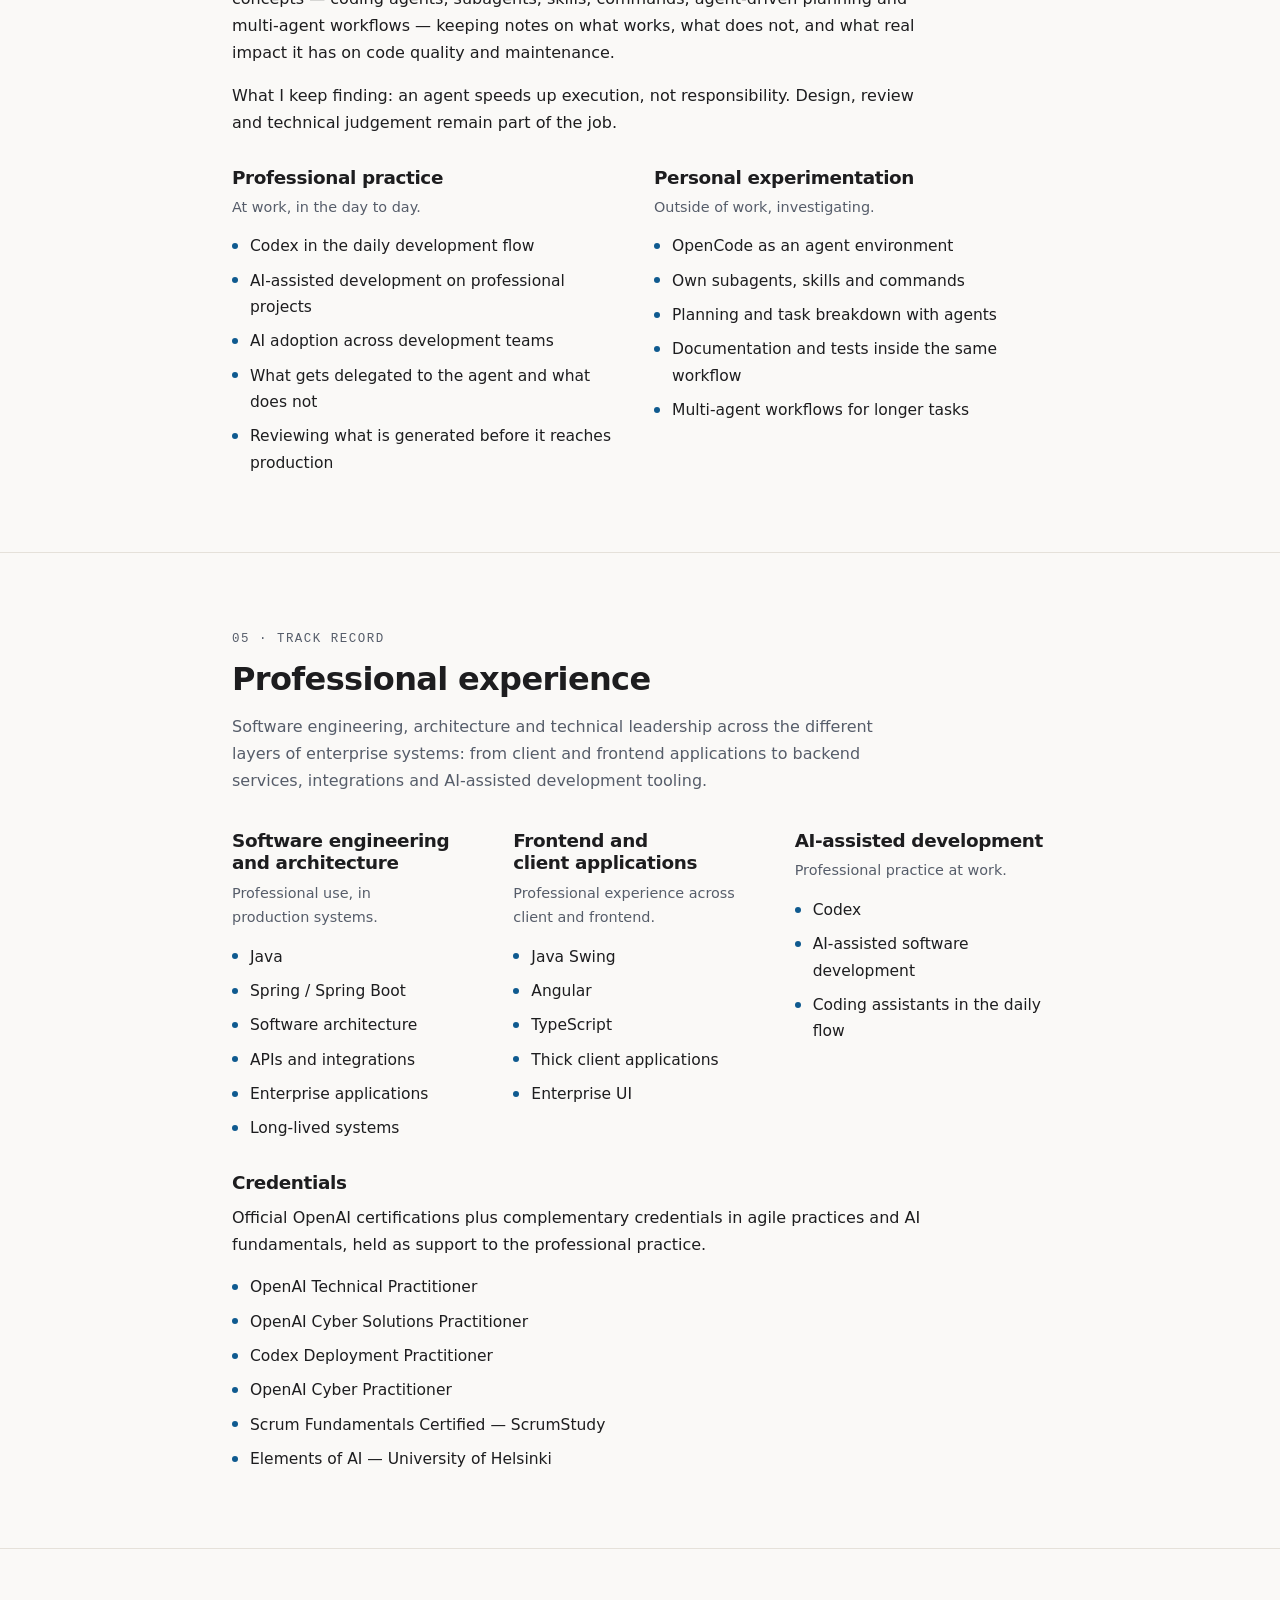
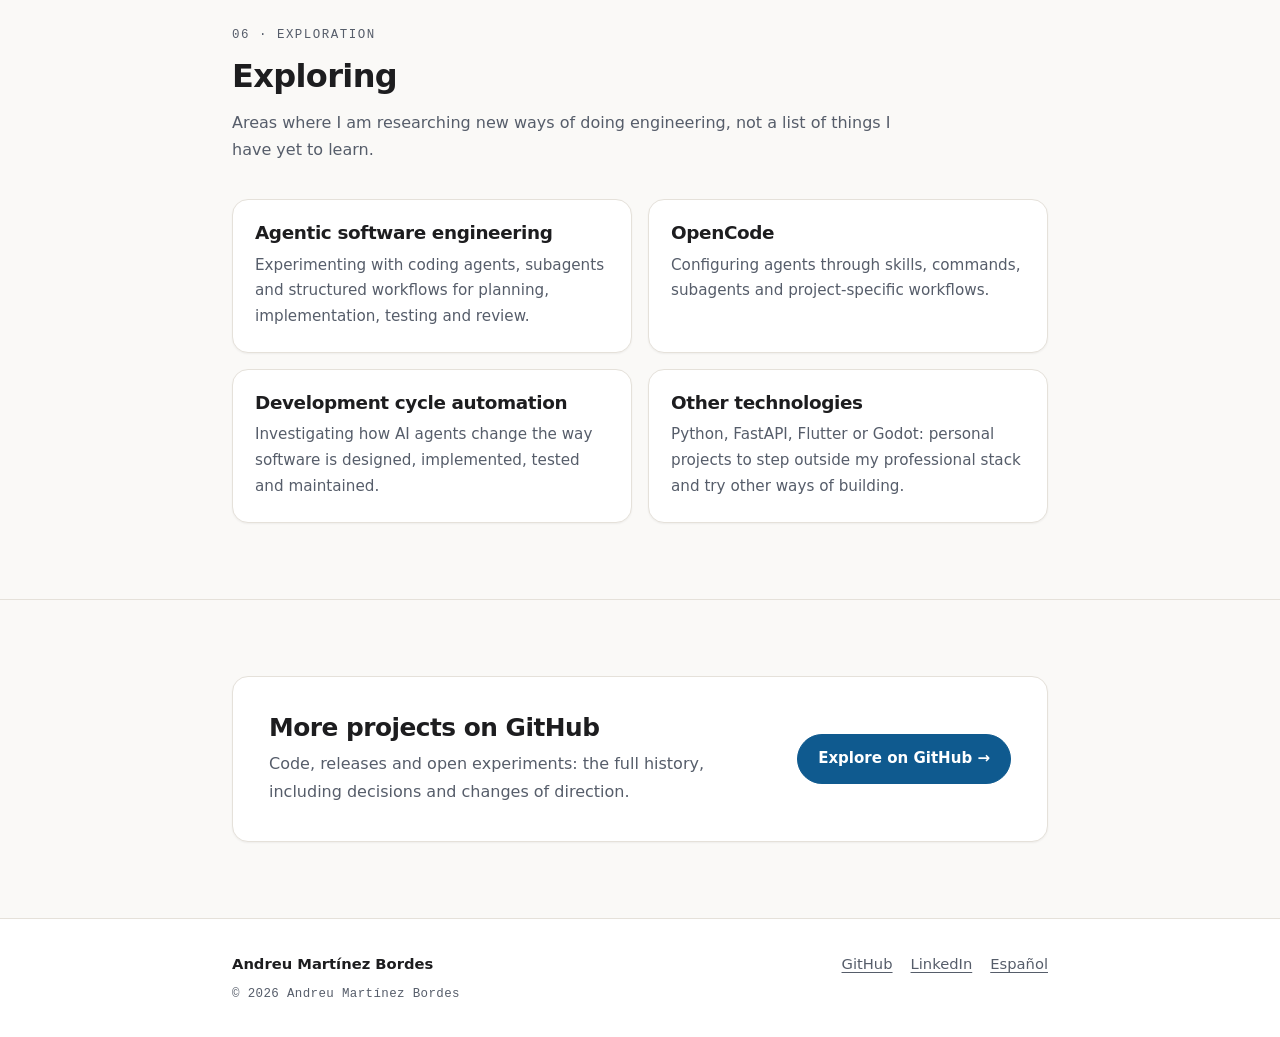
<file: en.html>
<!DOCTYPE html>
<html lang="en">
<head>
  <meta charset="utf-8">
  <meta name="viewport" content="width=device-width, initial-scale=1">

  <title>Andreu Martínez Bordes — Lead Software Engineer</title>
  <meta name="description" content="Lead Software Engineer with 11 years in enterprise software: backend (Java, Spring), frontend (Angular, TypeScript), software architecture and AI-assisted development with Codex.">
  <meta name="author" content="Andreu Martínez Bordes">
  <meta name="theme-color" content="#faf9f7" media="(prefers-color-scheme: light)">
  <meta name="theme-color" content="#000000" media="(prefers-color-scheme: dark)">

  <!-- Languages: Spanish lives at the root, this English version at /en.html -->
  <link rel="canonical" href="https://andreu-marbor.github.io/en.html">
  <link rel="alternate" hreflang="es" href="https://andreu-marbor.github.io/">
  <link rel="alternate" hreflang="en" href="https://andreu-marbor.github.io/en.html">
  <link rel="alternate" hreflang="x-default" href="https://andreu-marbor.github.io/">

  <!-- Domain icons (generated from the avatar) -->
  <link rel="icon" href="favicon.ico" sizes="any">
  <link rel="icon" href="images/favicon.png" type="image/png" sizes="64x64">
  <link rel="apple-touch-icon" href="images/apple-touch-icon.png">

  <!-- Open Graph / Twitter -->
  <meta property="og:type" content="website">
  <meta property="og:site_name" content="Andreu Martínez Bordes">
  <meta property="og:title" content="Andreu Martínez Bordes — Lead Software Engineer">
  <meta property="og:description" content="Backend and frontend engineering, software architecture, enterprise systems and AI-assisted development with Codex. 11 years as a Lead Software Engineer.">
  <meta property="og:url" content="https://andreu-marbor.github.io/en.html">
  <meta property="og:image" content="https://andreu-marbor.github.io/images/avatar.jpg">
  <meta property="og:image:width" content="448">
  <meta property="og:image:height" content="448">
  <meta property="og:image:alt" content="Portrait of Andreu Martínez Bordes">
  <meta property="og:locale" content="en_US">
  <meta property="og:locale:alternate" content="es_ES">
  <meta name="twitter:card" content="summary">
  <meta name="twitter:title" content="Andreu Martínez Bordes — Lead Software Engineer">
  <meta name="twitter:description" content="Backend and frontend engineering, software architecture, enterprise systems and AI-assisted development with Codex. 11 years as a Lead Software Engineer.">
  <meta name="twitter:image" content="https://andreu-marbor.github.io/images/avatar.jpg">
  <meta name="twitter:image:alt" content="Portrait of Andreu Martínez Bordes">

  <link rel="stylesheet" href="styles.css">

  <!--
    This repository also hosts .well-known/assetlinks.json (Digital Asset
    Links) at the domain root for the Android/TWA apps. See README.md.
  -->
  <script type="application/ld+json">
  {
    "@context": "https://schema.org",
    "@type": "Person",
    "name": "Andreu Martínez Bordes",
    "jobTitle": "Lead Software Engineer",
    "url": "https://andreu-marbor.github.io/en.html",
    "image": "https://andreu-marbor.github.io/images/avatar.jpg",
    "address": {
      "@type": "PostalAddress",
      "addressLocality": "Cartagena",
      "addressCountry": "ES"
    },
    "sameAs": [
      "https://github.com/andreu-marbor",
      "https://www.linkedin.com/in/andreu-martinez/"
    ],
    "knowsAbout": [
      "Software architecture",
      "Software engineering",
      "Technical leadership",
      "Backend engineering",
      "Frontend engineering",
      "Java",
      "Spring Boot",
      "Angular",
      "TypeScript",
      "Java Swing",
      "REST APIs",
      "Enterprise applications",
      "AI-assisted software development",
      "Codex",
      "Coding agents",
      "OpenCode"
    ]
  }
  </script>
</head>
<body>
  <a class="saltar-al-contenido" href="#contenido">Skip to content</a>

  <header class="barra">
    <div class="contenedor barra-interno">
      <a class="marca" href="./en.html">Andreu Martínez Bordes</a>

      <nav class="nav-principal" aria-label="Primary navigation">
        <a href="#sobre">About</a>
        <a href="#enfoque">Focus</a>
        <a href="#proyectos">Projects</a>
        <a href="#ia">AI</a>
        <a href="#trayectoria">Experience</a>
      </nav>

      <nav class="nav-idioma" aria-label="Language">
        <a href="./" hreflang="es" lang="es"><span class="visualmente-oculto">View the page in </span>ES</a>
      </nav>

      <a class="nav-icono" href="https://github.com/andreu-marbor" aria-label="GitHub profile of Andreu Martínez Bordes">
        <svg viewBox="0 0 16 16" aria-hidden="true" focusable="false">
          <path d="M8 0C3.58 0 0 3.58 0 8c0 3.54 2.29 6.53 5.47 7.59.4.07.55-.17.55-.38 0-.19-.01-.82-.01-1.49-2.01.37-2.53-.49-2.69-.94-.09-.23-.48-.94-.82-1.13-.28-.15-.68-.52-.01-.53.63-.01 1.08.58 1.23.82.72 1.21 1.87.87 2.33.66.07-.52.28-.87.51-1.07-1.78-.2-3.64-.89-3.64-3.95 0-.87.31-1.59.82-2.15-.08-.2-.36-1.02.08-2.12 0 0 .67-.21 2.2.82.64-.18 1.32-.27 2-.27.68 0 1.36.09 2 .27 1.53-1.04 2.2-.82 2.2-.82.44 1.1.16 1.92.08 2.12.51.56.82 1.27.82 2.15 0 3.07-1.87 3.75-3.65 3.95.29.25.54.73.54 1.48 0 1.07-.01 1.93-.01 2.2 0 .21.15.46.55.38A8.012 8.012 0 0 0 16 8c0-4.42-3.58-8-8-8z"/>
        </svg>
      </a>
    </div>
  </header>

  <main id="contenido">

    <!-- Hero -->
    <section class="hero contenedor" aria-labelledby="nombre">
      <img class="avatar" src="images/avatar.jpg" alt="Portrait of Andreu Martínez Bordes"
           width="448" height="448" fetchpriority="high" decoding="async">
      <h1 id="nombre">Andreu Martínez Bordes</h1>
      <p class="rol">Lead Software Engineer</p>
      <p class="lead">
        Software engineering, technical design and reliable systems, with
        professional experience across backend, frontend, enterprise software
        and AI-assisted development. Outside of work, I experiment with coding
        agents and agentic workflows.
      </p>
      <p class="meta-hero">Cartagena, Spain · 11 years in software development</p>

      <div class="acciones">
        <a class="boton primario" href="#proyectos">View projects</a>
        <a class="boton secundario" href="https://github.com/andreu-marbor">GitHub</a>
        <a class="boton secundario" href="https://www.linkedin.com/in/andreu-martinez/">LinkedIn</a>
      </div>
    </section>

    <!-- 01 · Profile -->
    <section class="seccion" id="sobre" aria-labelledby="sobre-titulo">
      <div class="contenedor">
        <div class="cabecera-seccion">
          <p class="antetitulo">01 · Profile</p>
          <h2 id="sobre-titulo">About me</h2>
        </div>

        <div class="prosa">
          <p>
            I work as a Lead Software Engineer and have been building software
            for around eleven years in enterprise environments. That time is
            split between backend — Java, Spring, APIs, services and
            integrations consumed by other teams — and frontend: Java Swing,
            Angular and TypeScript in client and web applications that also
            have to keep working five years from now. As a lead, technical
            leadership — design decisions, review and supporting the team —
            is part of the day to day.
          </p>
          <p>
            My main interest is system design: where the boundaries of a domain
            go, what depends on what, how an architecture evolves without
            rewriting everything, and what makes a long-lived system
            maintainable. Working across the different layers, from the API
            contract to the interface and from the interface to the client, is
            where I am most at home.
          </p>
          <p>
            At work I use Codex as part of my daily AI-assisted development,
            and one of my responsibilities is its adoption across the teams:
            how to bring AI tools into engineering workflows and move from an
            individual tool to a team practice. I also hold several official
            OpenAI certifications. Outside of work I investigate what changes
            when we stop talking about assistants and start talking about
            agents: OpenCode, subagents, skills, commands and multi-agent
            workflows.
          </p>
        </div>
      </div>
    </section>

    <!-- 02 · Focus -->
    <section class="seccion" id="enfoque" aria-labelledby="enfoque-titulo">
      <div class="contenedor">
        <div class="cabecera-seccion">
          <p class="antetitulo">02 · Focus</p>
          <h2 id="enfoque-titulo">Engineering focus</h2>
          <p class="introduccion">
            Areas of competence and interest, not an inventory of technologies.
          </p>
        </div>

        <div class="rejilla">
          <article class="tarjeta">
            <h3>Software architecture</h3>
            <p>
              Design and evolution of systems: domain boundaries, service
              integration, controlled dependencies and decisions that still
              hold five years from now.
            </p>
          </article>

          <article class="tarjeta">
            <h3>Backend engineering</h3>
            <p>
              Java, Spring and Spring Boot. Services with clear responsibilities,
              contracts other teams consume, and a precise idea of what happens
              when something breaks in production.
            </p>
          </article>

          <article class="tarjeta">
            <h3>APIs and integrations</h3>
            <p>
              REST and integration between systems: what each service exposes,
              who consumes it and what happens when the other side changes
              without telling you.
            </p>
          </article>

          <article class="tarjeta">
            <h3>Frontend and client applications</h3>
            <p>
              Java Swing for thick client applications, Angular and TypeScript
              for enterprise frontends: from the API contract to the interface
              someone uses every day.
            </p>
          </article>

          <article class="tarjeta">
            <h3>AI-assisted development</h3>
            <p>
              Codex as part of my professional practice: which part of the work
              is worth delegating, how to review what the agent produces, and
              which decisions are not delegated.
            </p>
          </article>

          <article class="tarjeta">
            <h3>Developer productivity</h3>
            <p>
              Strict typing, automated tests, CI and documentation updated
              along with the code: less friction between writing software and
              maintaining it.
            </p>
          </article>
        </div>
      </div>
    </section>

    <!-- 03 · Projects -->
    <section class="seccion" id="proyectos" aria-labelledby="proyectos-titulo">
      <div class="contenedor">
        <div class="cabecera-seccion">
          <p class="antetitulo">03 · Projects</p>
          <h2 id="proyectos-titulo">Projects</h2>
          <p class="introduccion">
            Personal projects: how I experiment, build and learn outside of
            work, with the problem they solve, the architecture chosen, the
            decisions taken and their limits.
          </p>
        </div>

        <div class="lista-proyectos">

          <!-- CatFoodCheck -->
          <article class="proyecto" id="catfoodcheck">
            <p class="proyecto-etiqueta">API + mobile app · Python and Flutter</p>
            <h3>CatFoodCheck</h3>
            <p class="proyecto-resumen">
              When buying cat food you need to know, on the spot, whether the
              brand meets the WSAVA guidelines; that information lives in
              third-party databases and is not at hand in the aisle.
              CatFoodCheck solves it with two pieces: an API that normalises the
              query and an app that just scans the barcode and shows the result.
              Two distinct layers, service and client, that have to fit together.
            </p>

            <dl class="proyecto-notas">
              <dt>Architecture</dt>
              <dd>
                The backend is a single endpoint <code>GET /scan/{ean}</code>
                that proxies Open Pet Food Facts and returns product, brand and
                whether the brand meets WSAVA. The Flutter app scans the EAN
                with the camera and consumes that endpoint. The service is
                deployed on Render.
              </dd>

              <dt>Decisions</dt>
              <dd>
                No database: there is no own state to store, because the source
                of truth is an external service. The backend fits in a 33-line
                Python file, so the maintenance cost of the MVP is almost nil.
                The backend URL lives in a single place in the app.
              </dd>

            </dl>

            <details class="nota-extra">
              <summary>Known limits and the next step</summary>
              <p>
                No tests, the WSAVA brand list is a constant in the code and the
                comparison is a substring match. Before it grows, the next step
                is testing that logic and moving the list to configuration.
              </p>
            </details>

            <ul class="etiquetas">
              <li>Python</li>
              <li>FastAPI</li>
              <li>Flutter</li>
              <li>mobile_scanner</li>
              <li>Open Pet Food Facts</li>
              <li>Render</li>
            </ul>

            <p class="enlaces-proyecto">
              <a href="https://catfoodcheck.onrender.com/docs">Try the API</a>
              <a href="https://github.com/andreu-marbor/catfoodcheck">Backend</a>
              <a href="https://github.com/andreu-marbor/catfoodcheck-app">Mobile app</a>
            </p>
          </article>

          <!-- Tic-tac-toe -->
          <article class="proyecto" id="tres-en-raya">
            <p class="proyecto-etiqueta">PWA + APK · TypeScript</p>
            <h3>Tic-tac-toe</h3>
            <p class="proyecto-resumen">
              A simple game used as a test bed for a complete product end to
              end: an unbeatable CPU, three languages, an installable PWA and a
              published APK, backed by tests and CI.
            </p>

            <dl class="proyecto-notas">
              <dt>Architecture</dt>
              <dd>
                TypeScript and Vite, with no framework and no runtime
                dependencies. The game logic (rules, minimax with alpha-beta
                pruning, scoring) is separated from the UI, and the i18n is
                homegrown: flat English keys with <code>es</code>,
                <code>ca</code> and <code>en</code> files.
              </dd>

              <dt>Decisions</dt>
              <dd>
                Neither i18next nor Jest: 28 keys and deterministic tests do not
                justify two more dependencies. Tests are bundled with esbuild
                and run on Node, reusing the compiler already in the project.
                The service worker only registers in production, and Android
                ships as a Trusted Web Activity generated with Bubblewrap: a
                single codebase for web and app.
              </dd>

            </dl>

            <details class="nota-extra">
              <summary>Real incident and AI verification</summary>
              <p>
                The first APK opened with a URL bar: <code>assetlinks.json</code>
                returned a 404 at the domain root. The fix was publishing the
                Digital Asset Links at the root of the site you are visiting.
              </p>
              <p>
                500 games of the CPU against a random opponent without losing a
                single one, minimax against minimax always drawn, and easy-mode
                games that are expected to lose sometimes. “Unbeatable AI”
                stops being a claim and becomes a test.
              </p>
            </details>

            <ul class="etiquetas">
              <li>TypeScript</li>
              <li>Vite</li>
              <li>PWA</li>
              <li>TWA / Android</li>
              <li>i18n</li>
              <li>GitHub Actions</li>
            </ul>

            <p class="enlaces-proyecto">
              <a href="https://andreu-marbor.github.io/tres-en-raya/">Play</a>
              <a href="https://github.com/andreu-marbor/tres-en-raya">Source</a>
              <a href="https://github.com/andreu-marbor/tres-en-raya/releases/latest">Download APK</a>
            </p>
          </article>

          <!-- Sudoku -->
          <article class="proyecto" id="sudoku">
            <p class="proyecto-etiqueta">PWA + APK · TypeScript</p>
            <h3>Sudoku</h3>
            <p class="proyecto-resumen">
              A full sudoku written from scratch: a homegrown generator with a
              guaranteed unique solution, pencil notes, undo, a timer and a
              persisted game in progress. Three languages, an installable PWA
              and an APK, with the game logic separated from the UI so it can
              be tested.
            </p>

            <dl class="proyecto-notas">
              <dt>Architecture</dt>
              <dd>
                TypeScript and Vite, no framework. The generator uses
                backtracking with solution counting: cells are removed in
                symmetric pairs down to each difficulty's clue range, and every
                puzzle is verified to have a unique solution before it is shown.
                The whole game is a DOM-free state machine.
              </dd>

              <dt>Decisions</dt>
              <dd>
                Pencil-note candidates as a bit mask per cell: 81 numbers
                instead of 81 arrays, serializing straight to
                <code>localStorage</code>. Every move stores the previous state
                of whatever it touches, so undo is exact, including the
                automatic candidate cleanup. Deterministic tests with a
                seeded RNG.
              </dd>
            </dl>

            <details class="nota-extra">
              <summary>Uniqueness is checked, not assumed</summary>
              <p>
                A sudoku is only valid if it has a unique solution: the solver
                counts solutions with a limit of 2 and discards any puzzle that
                does not reach one. That check is part of the generator and the
                tests, not of luck.
              </p>
            </details>

            <ul class="etiquetas">
              <li>TypeScript</li>
              <li>Vite</li>
              <li>PWA</li>
              <li>TWA / Android</li>
              <li>i18n</li>
              <li>GitHub Actions</li>
            </ul>

            <p class="enlaces-proyecto">
              <a href="https://andreu-marbor.github.io/sudoku/">Play</a>
              <a href="https://github.com/andreu-marbor/sudoku">Source</a>
              <a href="https://github.com/andreu-marbor/sudoku/releases/latest">Download APK</a>
            </p>
          </article>

          <!-- Quiz Historia -->
          <article class="proyecto" id="quiz-historia">
            <p class="proyecto-etiqueta">In progress · TypeScript</p>
            <h3>Quiz Historia</h3>
            <p class="proyecto-resumen">
              History quizzes for secondary and high-school students, meant for
              real classroom revision: no backend, no accounts and no personal
              data, with progress stored on the device itself.
            </p>

            <dl class="proyecto-notas">
              <dt>Architecture</dt>
              <dd>
                Content lives in versioned JSON (topics and questions) and goes
                through its own validator: unique ids, ranges and types checked
                before start. Selection, correction and shuffling logic is
                separated from the DOM so it can be tested; jsdom only enters
                the screen tests.
              </dd>

              <dt>Status</dt>
              <dd>
                Phases 1, 2 and 4 done: foundation, five screens with routing
                and persistence, and automatic deployment to GitHub Pages.
                Pending: PWA, the Android app and real content.
              </dd>
            </dl>

            <ul class="etiquetas">
              <li>TypeScript</li>
              <li>Vite</li>
              <li>JSON</li>
              <li>jsdom</li>
              <li>Tests</li>
            </ul>

            <p class="enlaces-proyecto">
              <a href="https://andreu-marbor.github.io/quiz-historia/">Play</a>
              <a href="https://github.com/andreu-marbor/quiz-historia">Source</a>
            </p>
          </article>

          <!-- This site -->
          <article class="proyecto" id="este-sitio">
            <p class="proyecto-etiqueta">Static site · HTML and CSS</p>
            <h3>This site</h3>
            <p class="proyecto-resumen">
              The portfolio you are reading, and also where a concrete Android
              platform problem gets solved: hosting <code>assetlinks.json</code>
              at the domain root so Trusted Web Activities open full screen.
            </p>

            <dl class="proyecto-notas">
              <dt>Architecture</dt>
              <dd>
                Two pages, Spanish and English, sharing a single stylesheet.
                Zero JavaScript: anchor navigation, language switching through
                links and detail blocks using the native <code>details</code>
                element.
              </dd>

              <dt>Decisions</dt>
              <dd>
                The simplest stack that solves the problem. Without a framework
                there is no toolchain to maintain, no dependencies to update and
                no build to break: HTML and CSS published as they are.
              </dd>
            </dl>

            <ul class="etiquetas">
              <li>HTML</li>
              <li>CSS</li>
              <li>i18n</li>
              <li>Accessibility</li>
              <li>Digital Asset Links</li>
            </ul>

            <p class="enlaces-proyecto">
              <a href="https://github.com/andreu-marbor/andreu-marbor.github.io">Source</a>
            </p>
          </article>

        </div>
      </div>
    </section>

    <!-- 04 · AI -->
    <section class="seccion" id="ia" aria-labelledby="ia-titulo">
      <div class="contenedor">
        <div class="cabecera-seccion">
          <p class="antetitulo">04 · Practice and experimentation</p>
          <h2 id="ia-titulo">AI-assisted development</h2>
        </div>

        <blockquote class="cita">
          What happens to the software development process when AI agents
          become part of the development team?
        </blockquote>

        <div class="prosa">
          <p>
            At work I use Codex every day: AI-assisted development is part of
            my professional practice and of my responsibilities, not a recent
            discovery. One of them is AI adoption across the development
            teams: how to bring the tools into engineering workflows and move
            from an individual tool to a team practice. I frame it as an
            engineering question: which part of the work is worth delegating
            to an agent, how to review what it produces, what tests must exist
            before delegating, and which decisions are not delegated.
          </p>
          <p>
            Outside of work I investigate the jump from assistant to agent:
            OpenCode and its concepts — coding agents, subagents, skills,
            commands, agent-driven planning and multi-agent workflows —
            keeping notes on what works, what does not, and what real impact it
            has on code quality and maintenance.
          </p>
          <p>
            What I keep finding: an agent speeds up execution, not
            responsibility. Design, review and technical judgement remain part
            of the job.
          </p>
        </div>

        <div class="columnas">
          <div class="columna">
            <h3>Professional practice</h3>
            <p class="nota">At work, in the day to day.</p>
            <ul class="lista-marcas">
              <li>Codex in the daily development flow</li>
              <li>AI-assisted development on professional projects</li>
              <li>AI adoption across development teams</li>
              <li>What gets delegated to the agent and what does not</li>
              <li>Reviewing what is generated before it reaches production</li>
            </ul>
          </div>

          <div class="columna">
            <h3>Personal experimentation</h3>
            <p class="nota">Outside of work, investigating.</p>
            <ul class="lista-marcas">
              <li>OpenCode as an agent environment</li>
              <li>Own subagents, skills and commands</li>
              <li>Planning and task breakdown with agents</li>
              <li>Documentation and tests inside the same workflow</li>
              <li>Multi-agent workflows for longer tasks</li>
            </ul>
          </div>
        </div>
      </div>
    </section>

    <!-- 05 · Track record -->
    <section class="seccion" id="trayectoria" aria-labelledby="trayectoria-titulo">
      <div class="contenedor">
        <div class="cabecera-seccion">
          <p class="antetitulo">05 · Track record</p>
          <h2 id="trayectoria-titulo">Professional experience</h2>
          <p class="introduccion">
            Software engineering, architecture and technical leadership
            across the different layers of enterprise systems: from client and
            frontend applications to backend services, integrations and
            AI-assisted development tooling.
          </p>
        </div>

        <div class="columnas">
          <div class="columna">
            <h3>Software engineering and architecture</h3>
            <p class="nota">Professional use, in production systems.</p>
            <ul class="lista-marcas">
              <li>Java</li>
              <li>Spring / Spring Boot</li>
              <li>Software architecture</li>
              <li>APIs and integrations</li>
              <li>Enterprise applications</li>
              <li>Long-lived systems</li>
            </ul>
          </div>

          <div class="columna">
            <h3>Frontend and client applications</h3>
            <p class="nota">Professional experience across client and frontend.</p>
            <ul class="lista-marcas">
              <li>Java Swing</li>
              <li>Angular</li>
              <li>TypeScript</li>
              <li>Thick client applications</li>
              <li>Enterprise UI</li>
            </ul>
          </div>

          <div class="columna">
            <h3>AI-assisted development</h3>
            <p class="nota">Professional practice at work.</p>
            <ul class="lista-marcas">
              <li>Codex</li>
              <li>AI-assisted software development</li>
              <li>Coding assistants in the daily flow</li>
            </ul>
          </div>
        </div>

        <div class="bloque">
          <h3>Credentials</h3>
          <div class="prosa">
            <p>
              Official OpenAI certifications plus complementary credentials in
              agile practices and AI fundamentals, held as support to the
              professional practice.
            </p>
            <ul class="lista-marcas">
              <li>OpenAI Technical Practitioner</li>
              <li>OpenAI Cyber Solutions Practitioner</li>
              <li>Codex Deployment Practitioner</li>
              <li>OpenAI Cyber Practitioner</li>
              <li>Scrum Fundamentals Certified — ScrumStudy</li>
              <li>Elements of AI — University of Helsinki</li>
            </ul>
          </div>
        </div>
      </div>
    </section>

    <!-- 06 · Exploration -->
    <section class="seccion" id="exploracion" aria-labelledby="exploracion-titulo">
      <div class="contenedor">
        <div class="cabecera-seccion">
          <p class="antetitulo">06 · Exploration</p>
          <h2 id="exploracion-titulo">Exploring</h2>
          <p class="introduccion">
            Areas where I am researching new ways of doing engineering, not a
            list of things I have yet to learn.
          </p>
        </div>

        <div class="rejilla">
          <article class="tarjeta">
            <h3>Agentic software engineering</h3>
            <p>
              Experimenting with coding agents, subagents and structured
              workflows for planning, implementation, testing and review.
            </p>
          </article>

          <article class="tarjeta">
            <h3>OpenCode</h3>
            <p>
              Configuring agents through skills, commands, subagents and
              project-specific workflows.
            </p>
          </article>

          <article class="tarjeta">
            <h3>Development cycle automation</h3>
            <p>
              Investigating how AI agents change the way software is designed,
              implemented, tested and maintained.
            </p>
          </article>

          <article class="tarjeta">
            <h3>Other technologies</h3>
            <p>
              Python, FastAPI, Flutter or Godot: personal projects to step
              outside my professional stack and try other ways of building.
            </p>
          </article>
        </div>
      </div>
    </section>

    <!-- GitHub CTA -->
    <section class="seccion" aria-labelledby="github-titulo">
      <div class="contenedor">
        <div class="cta">
          <div class="bloque-cta">
            <h2 id="github-titulo">More projects on GitHub</h2>
            <p>
              Code, releases and open experiments: the full history, including
              decisions and changes of direction.
            </p>
          </div>
          <a class="boton primario" href="https://github.com/andreu-marbor">
            Explore on GitHub →
          </a>
        </div>
      </div>
    </section>

  </main>

  <footer class="pie">
    <div class="contenedor pie-interno">
      <p class="pie-nombre">Andreu Martínez Bordes</p>
      <nav aria-label="Contact links">
        <a href="https://github.com/andreu-marbor">GitHub</a>
        <a href="https://www.linkedin.com/in/andreu-martinez/">LinkedIn</a>
        <a href="./" hreflang="es" lang="es">Español</a>
      </nav>
      <p class="pie-copia">© 2026 Andreu Martínez Bordes</p>
    </div>
  </footer>
</body>
</html>
</file>
<file: styles.css>
/* ==========================================================================
   Portfolio — Andreu Martínez Bordes
   CSS único compartido por index.html (español) y en.html (inglés).
   Sin dependencias, sin preprocesador, sin build.

   Orden del fichero:
   1. Tokens          5. Cabecera        9. Listas y columnas
   2. Base            6. Hero           10. CTA GitHub
   3. Accesibilidad   7. Secciones      11. Pie
   4. Layout          8. Proyectos      12. Responsive
   ========================================================================== */

/* 1. Tokens ------------------------------------------------------------- */

:root {
  color-scheme: light dark;

  --bg: #faf9f7;
  --surface: #ffffff;
  --surface-2: #f3f1ed;
  --text: #1d1d1f;
  --muted: #565d6a;
  --line: #e5e1da;
  --accent: #0f5a8f;
  --accent-strong: #0b4670;
  --on-accent: #ffffff;

  --sombra-1: 0 1px 2px rgba(17, 18, 20, 0.05);
  --sombra-2: 0 14px 34px -16px rgba(17, 18, 20, 0.28);

  --radio: 16px;
  --radio-sm: 10px;

  --fuente-sans: system-ui, -apple-system, "Segoe UI", Roboto, Helvetica, Arial,
    sans-serif;
  --fuente-mono: ui-monospace, SFMono-Regular, "SF Mono", Menlo, Consolas,
    "Liberation Mono", monospace;

  --medida: 68ch;
  --ancho: 880px;
}

@media (prefers-color-scheme: dark) {
  :root {
    --bg: #000000;
    --surface: #121212;
    --surface-2: #17171a;
    --text: #f5f5f7;
    --muted: #a1a6b0;
    --line: #2b2b2e;
    --accent: #7cb7f0;
    --accent-strong: #9cccf7;
    --on-accent: #06131f;

    --sombra-1: 0 1px 2px rgba(0, 0, 0, 0.5);
    --sombra-2: 0 14px 34px -16px rgba(0, 0, 0, 0.9);
  }
}

/* 2. Base --------------------------------------------------------------- */

*,
*::before,
*::after {
  box-sizing: border-box;
}

html {
  scroll-padding-top: 76px; /* ancla bajo la cabecera fija */
}

body {
  margin: 0;
  min-height: 100vh;
  display: flex;
  flex-direction: column;
  background: var(--bg);
  color: var(--text);
  font-family: var(--fuente-sans);
  font-size: 1rem;
  line-height: 1.7;
  -webkit-font-smoothing: antialiased;
  text-rendering: optimizeLegibility;
}

img {
  max-width: 100%;
  height: auto;
}

h1,
h2,
h3 {
  line-height: 1.2;
  letter-spacing: -0.02em;
  text-wrap: balance;
}

h1 {
  font-size: clamp(2.1rem, 1.35rem + 3.2vw, 3rem);
  margin: 0;
}

h2 {
  font-size: clamp(1.5rem, 1.2rem + 1.4vw, 2rem);
  margin: 0;
}

h3 {
  font-size: 1.15rem;
  margin: 0;
}

p {
  margin: 0;
  text-wrap: pretty;
}

a {
  color: var(--accent);
  text-underline-offset: 0.18em;
}

a:hover {
  color: var(--accent-strong);
}

/* 3. Accesibilidad ------------------------------------------------------ */

:focus-visible {
  outline: 2px solid var(--accent);
  outline-offset: 3px;
  border-radius: 4px;
}

.saltar-al-contenido {
  position: absolute;
  left: 16px;
  top: -60px;
  z-index: 100;
  padding: 10px 16px;
  background: var(--accent);
  color: var(--on-accent);
  border-radius: var(--radio-sm);
  font-weight: 600;
  text-decoration: none;
  transition: top 0.15s ease;
}

.saltar-al-contenido:focus {
  top: 12px;
  color: var(--on-accent);
}

.visualmente-oculto {
  position: absolute;
  width: 1px;
  height: 1px;
  padding: 0;
  margin: -1px;
  overflow: hidden;
  clip: rect(0 0 0 0);
  white-space: nowrap;
  border: 0;
}

@media (prefers-reduced-motion: reduce) {
  *,
  *::before,
  *::after {
    transition-duration: 0.01ms !important;
    animation-duration: 0.01ms !important;
    scroll-behavior: auto !important;
  }
}

@media (prefers-reduced-motion: no-preference) {
  html {
    scroll-behavior: smooth;
  }
}

/* 4. Layout ------------------------------------------------------------- */

.contenedor {
  width: 100%;
  max-width: var(--ancho);
  margin-inline: auto;
  padding-inline: clamp(20px, 5vw, 32px);
}

main {
  flex: 1;
}

.seccion {
  padding-block: clamp(44px, 7vw, 76px);
}

.seccion + .seccion {
  border-top: 1px solid var(--line);
}

.cabecera-seccion {
  margin-bottom: clamp(24px, 3vw, 36px);
}

.antetitulo {
  font-family: var(--fuente-mono);
  font-size: 0.78rem;
  letter-spacing: 0.12em;
  text-transform: uppercase;
  color: var(--muted);
  margin-bottom: 10px;
}

.introduccion {
  max-width: var(--medida);
  color: var(--muted);
  margin-top: 14px;
}

/* 5. Cabecera ----------------------------------------------------------- */

.barra {
  position: sticky;
  top: 0;
  z-index: 20;
  background: var(--bg);
  background: color-mix(in srgb, var(--bg) 88%, transparent);
  backdrop-filter: saturate(180%) blur(12px);
  border-bottom: 1px solid var(--line);
}

.barra-interno {
  display: flex;
  align-items: center;
  flex-wrap: wrap;
  gap: 8px 20px;
  padding-block: 12px;
}

.marca {
  font-weight: 650;
  font-size: 0.95rem;
  letter-spacing: -0.01em;
  color: var(--text);
  text-decoration: none;
  margin-right: auto;
}

.marca:hover {
  color: var(--accent);
}

.nav-principal,
.nav-idioma {
  display: flex;
  align-items: center;
  flex-wrap: wrap;
  gap: 4px 16px;
}

.nav-principal a,
.nav-idioma a {
  color: var(--muted);
  text-decoration: none;
  font-size: 0.92rem;
  padding-block: 4px;
}

.nav-principal a:hover,
.nav-idioma a:hover {
  color: var(--accent);
  text-decoration: underline;
}

.nav-idioma a {
  font-family: var(--fuente-mono);
  font-size: 0.82rem;
  letter-spacing: 0.06em;
  text-transform: uppercase;
  border: 1px solid var(--line);
  border-radius: 999px;
  padding: 4px 11px;
}

.nav-idioma a:hover {
  border-color: var(--accent);
  text-decoration: none;
}

.nav-icono {
  display: inline-flex;
  align-items: center;
  color: var(--muted);
}

.nav-icono:hover {
  color: var(--accent);
}

.nav-icono svg {
  width: 20px;
  height: 20px;
  fill: currentColor;
}

/* 6. Hero --------------------------------------------------------------- */

.hero {
  padding-block: clamp(40px, 7vw, 72px) clamp(36px, 6vw, 60px);
}

.avatar {
  display: block;
  width: 104px;
  height: 104px;
  border-radius: 50%;
  background: var(--surface);
  border: 1px solid var(--line);
  box-shadow: var(--sombra-1);
  margin-bottom: 22px;
}

.rol {
  font-size: clamp(1.1rem, 1rem + 0.5vw, 1.3rem);
  font-weight: 600;
  color: var(--accent);
  margin-top: 10px;
}

.lead {
  max-width: var(--medida);
  color: var(--muted);
  font-size: clamp(1.02rem, 1rem + 0.25vw, 1.14rem);
  margin-top: 16px;
}

.meta-hero {
  font-family: var(--fuente-mono);
  font-size: 0.82rem;
  letter-spacing: 0.04em;
  color: var(--muted);
  margin-top: 20px;
}

.acciones {
  display: flex;
  flex-wrap: wrap;
  gap: 12px;
  margin-top: 28px;
}

/* Botones: heredan el lenguaje visual original del portfolio */

.boton {
  display: inline-block;
  padding: 11px 20px;
  border-radius: 999px;
  font-size: 0.94rem;
  font-weight: 600;
  text-decoration: none;
  transition: background-color 0.15s ease, border-color 0.15s ease,
    color 0.15s ease;
}

.boton.primario {
  background: var(--accent);
  color: var(--on-accent);
  border: 1px solid var(--accent);
}

.boton.primario:hover {
  background: var(--accent-strong);
  border-color: var(--accent-strong);
  color: var(--on-accent);
}

.boton.secundario {
  background: transparent;
  color: var(--text);
  border: 1px solid var(--line);
}

.boton.secundario:hover {
  border-color: var(--accent);
  color: var(--accent);
}

/* 7. Secciones: tarjetas de enfoque ------------------------------------- */

.rejilla {
  display: grid;
  grid-template-columns: repeat(auto-fit, minmax(300px, 1fr));
  gap: 16px;
}

.tarjeta {
  background: var(--surface);
  border: 1px solid var(--line);
  border-radius: var(--radio);
  padding: 22px;
  box-shadow: var(--sombra-1);
}

.tarjeta h3 {
  margin-bottom: 8px;
}

.tarjeta p {
  color: var(--muted);
  font-size: 0.95rem;
}

/* 8. Proyectos ---------------------------------------------------------- */

.lista-proyectos {
  display: grid;
  gap: 20px;
}

.proyecto {
  background: var(--surface);
  border: 1px solid var(--line);
  border-radius: var(--radio);
  padding: clamp(22px, 3vw, 30px);
  box-shadow: var(--sombra-1);
  transition: box-shadow 0.2s ease, border-color 0.2s ease;
}

.proyecto:hover {
  box-shadow: var(--sombra-2);
  border-color: color-mix(in srgb, var(--accent) 35%, var(--line));
}

.proyecto-etiqueta {
  font-family: var(--fuente-mono);
  font-size: 0.75rem;
  letter-spacing: 0.1em;
  text-transform: uppercase;
  color: var(--muted);
  margin-bottom: 12px;
}

.proyecto h3 {
  font-size: clamp(1.2rem, 1.1rem + 0.5vw, 1.4rem);
}

.proyecto-resumen {
  max-width: var(--medida);
  margin-top: 12px;
}

.proyecto-notas {
  display: grid;
  grid-template-columns: minmax(120px, 160px) 1fr;
  gap: 6px 20px;
  margin: 20px 0 0;
  padding-top: 18px;
  border-top: 1px solid var(--line);
}

.proyecto-notas dt {
  font-family: var(--fuente-mono);
  font-size: 0.76rem;
  letter-spacing: 0.06em;
  text-transform: uppercase;
  color: var(--muted);
  padding-top: 3px;
}

.proyecto-notas dd {
  margin: 0 0 10px;
  font-size: 0.95rem;
  color: var(--text);
}

.etiquetas {
  display: flex;
  flex-wrap: wrap;
  gap: 6px;
  margin: 20px 0 0;
  padding: 0;
  list-style: none;
}

.etiquetas li {
  font-family: var(--fuente-mono);
  font-size: 0.74rem;
  letter-spacing: 0.03em;
  color: var(--muted);
  border: 1px solid var(--line);
  border-radius: 999px;
  padding: 4px 10px;
  background: var(--surface-2);
}

.enlaces-proyecto {
  display: flex;
  flex-wrap: wrap;
  gap: 8px 18px;
  margin-top: 20px;
  padding-top: 18px;
  border-top: 1px solid var(--line);
  font-size: 0.94rem;
  font-weight: 600;
}

.enlaces-proyecto a {
  text-decoration: none;
}

.enlaces-proyecto a:hover {
  text-decoration: underline;
}

.enlaces-proyecto a::after {
  content: " ↗";
  font-weight: 400;
  color: var(--muted);
}

.enlaces-proyecto a.interno::after {
  content: " →";
}

.prosa {
  display: grid;
  gap: 16px;
  max-width: var(--medida);
}

.prosa + .bloque {
  margin-top: 30px;
}

/* Separación entre bloques de contenido de una misma sección */
.prosa + .columnas,
.columnas + .bloque {
  margin-top: 30px;
}

code {
  font-family: var(--fuente-mono);
  font-size: 0.88em;
  background: var(--surface-2);
  border: 1px solid var(--line);
  border-radius: 6px;
  padding: 0.1em 0.35em;
}

/* Notas desplegables de cada proyecto (<details> nativo, sin JavaScript) */

.nota-extra {
  margin-top: 16px;
}

.nota-extra summary {
  cursor: pointer;
  font-weight: 600;
  font-size: 0.95rem;
  color: var(--accent);
}

.nota-extra summary:hover {
  color: var(--accent-strong);
}

.nota-extra p {
  max-width: var(--medida);
  font-size: 0.95rem;
  margin-top: 10px;
}

/* 9. Listas y columnas -------------------------------------------------- */

.columnas {
  display: grid;
  grid-template-columns: repeat(auto-fit, minmax(240px, 1fr));
  gap: 28px;
}

.columna h3 {
  margin-bottom: 6px;
}

.columna .nota {
  color: var(--muted);
  font-size: 0.9rem;
  margin-bottom: 14px;
}

.lista-marcas {
  margin: 0;
  padding: 0;
  list-style: none;
  display: grid;
  gap: 8px;
}

.lista-marcas li {
  position: relative;
  padding-left: 18px;
  font-size: 0.97rem;
}

.lista-marcas li::before {
  content: "";
  position: absolute;
  left: 0;
  top: 0.62em;
  width: 6px;
  height: 6px;
  border-radius: 50%;
  background: var(--accent);
}

.cita {
  max-width: var(--medida);
  margin: 0 0 24px;
  padding: 4px 0 4px 20px;
  border-left: 3px solid var(--accent);
  font-size: clamp(1.05rem, 1rem + 0.4vw, 1.22rem);
  font-weight: 550;
  letter-spacing: -0.01em;
  text-wrap: balance;
}

.bloque h3 {
  margin-bottom: 10px;
}

/* 10. CTA GitHub -------------------------------------------------------- */

.cta {
  background: var(--surface);
  border: 1px solid var(--line);
  border-radius: var(--radio);
  padding: clamp(24px, 4vw, 36px);
  box-shadow: var(--sombra-1);
  display: flex;
  flex-wrap: wrap;
  align-items: center;
  gap: 18px 28px;
}

.cta h2 {
  font-size: clamp(1.25rem, 1.1rem + 0.8vw, 1.55rem);
}

.cta p {
  color: var(--muted);
  max-width: 46ch;
}

.cta .bloque-cta {
  flex: 1 1 320px;
}

.cta .bloque-cta p {
  margin-top: 8px;
}

/* 11. Pie --------------------------------------------------------------- */

.pie {
  border-top: 1px solid var(--line);
  background: var(--surface);
  padding-block: 32px;
  font-size: 0.92rem;
  color: var(--muted);
}

.pie-interno {
  display: flex;
  flex-wrap: wrap;
  align-items: baseline;
  gap: 8px 24px;
}

.pie-nombre {
  font-weight: 650;
  color: var(--text);
  margin-right: auto;
}

.pie nav {
  display: flex;
  flex-wrap: wrap;
  gap: 8px 18px;
}

.pie a {
  color: var(--muted);
}

.pie a:hover {
  color: var(--accent);
}

.pie-copia {
  flex-basis: 100%;
  font-family: var(--fuente-mono);
  font-size: 0.78rem;
  letter-spacing: 0.03em;
}

/* 12. Responsive -------------------------------------------------------- */

@media (max-width: 720px) {
  html {
    scroll-padding-top: 110px;
  }

  .barra-interno {
    gap: 6px 14px;
  }

  .marca {
    flex-basis: 100%;
    margin-right: 0;
  }

  .nav-principal {
    gap: 4px 14px;
  }

  .nav-principal a {
    font-size: 0.88rem;
  }

  .proyecto-notas {
    grid-template-columns: 1fr;
    gap: 4px;
  }

  .proyecto-notas dt {
    padding-top: 8px;
  }

  .proyecto-notas dd {
    margin-bottom: 6px;
  }
}

/* La navegación se parte en dos líneas en pantallas muy estrechas y la
   cabecera crece: se compensa el desplazamiento de las anclas. */
@media (max-width: 368px) {
  html {
    scroll-padding-top: 172px;
  }
}

@media (max-width: 480px) {
  .acciones {
    flex-direction: column;
    align-items: stretch;
  }

  .acciones .boton {
    text-align: center;
  }

  .cta .boton {
    width: 100%;
    text-align: center;
  }
}
</file>
